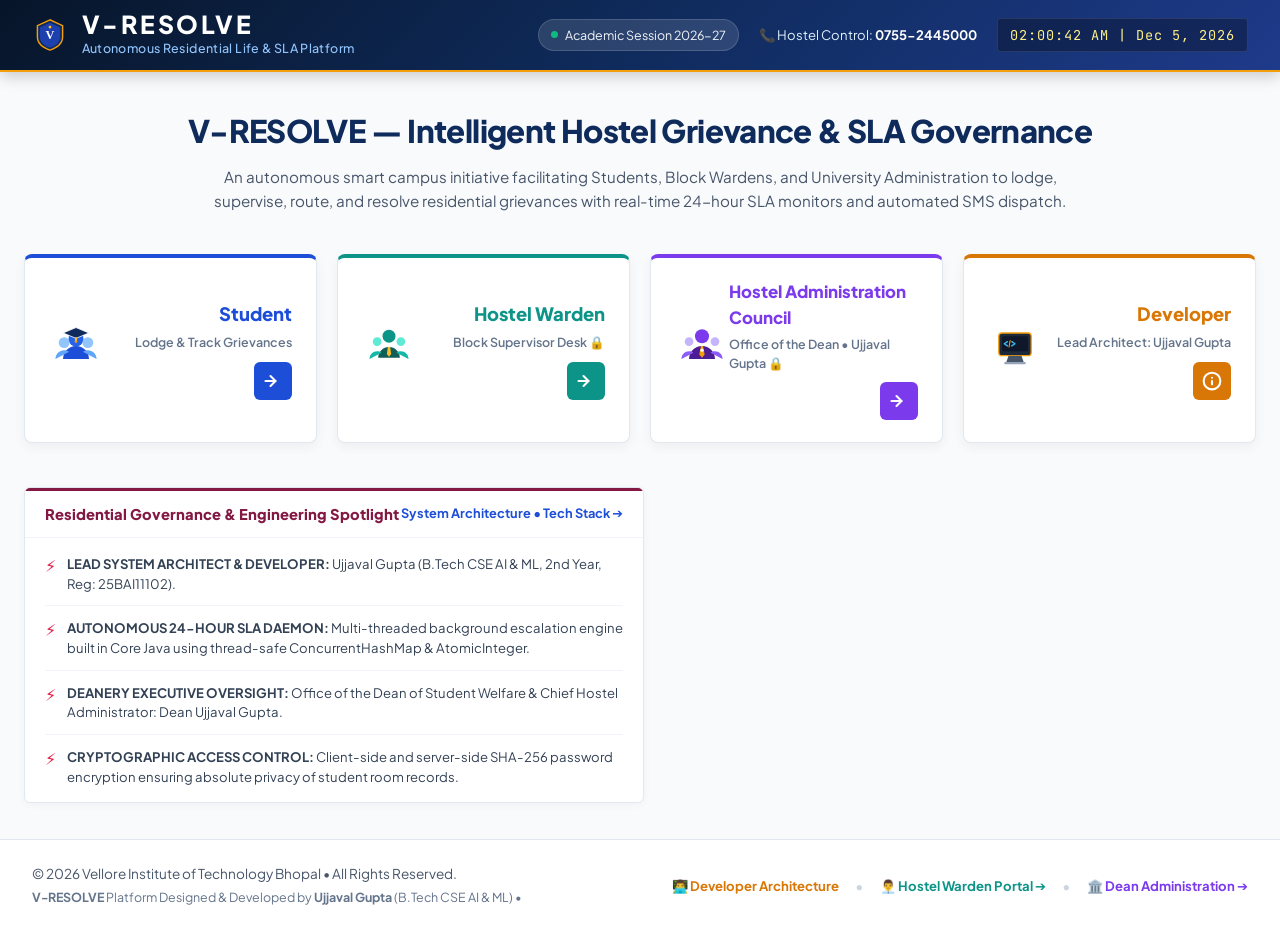
<file: htdocs/index.html>
<!DOCTYPE html>
<html lang="en">
<head>
  <meta charset="UTF-8">
  <meta name="viewport" content="width=device-width, initial-scale=1.0">
  
  <!-- Primary Meta Tags & SEO -->
  <title>V-RESOLVE | Smart Hostel Grievance Redressal &amp; SLA Management Ecosystem | VIT Bhopal</title>
  <meta name="title" content="V-RESOLVE | Smart Hostel Grievance Redressal &amp; SLA Management Ecosystem | VIT Bhopal">
  <meta name="description" content="Official V-RESOLVE portal for VIT Bhopal University hostel residents. Lodge maintenance work orders, track grievance redressal with automated 24-hour SLA auto-escalation, and receive instantaneous real telco SMS alerts.">
  <meta name="keywords" content="V-RESOLVE, VIT Bhopal, Hostel Grievance Redressal, SLA Management, Student Welfare, Hostel Warden Desk, Maintenance Portal, Telco SMS Gateway, Ujjaval Gupta, Residential Life">
  <meta name="author" content="Ujjaval Gupta">
  <meta name="robots" content="index, follow, max-image-preview:large, max-snippet:-1, max-video-preview:-1">
  <link rel="canonical" href="https://v-resolve.kesug.com/">
  
  <!-- Mobile & Platform Theme Settings -->
  <meta name="theme-color" content="#0f2b5c" media="(prefers-color-scheme: light)">
  <meta name="theme-color" content="#071739" media="(prefers-color-scheme: dark)">
  <meta name="color-scheme" content="light dark">
  <meta name="application-name" content="V-RESOLVE">
  <meta name="apple-mobile-web-app-capable" content="yes">
  <meta name="apple-mobile-web-app-status-bar-style" content="black-translucent">
  <meta name="apple-mobile-web-app-title" content="V-RESOLVE">
  <meta name="mobile-web-app-capable" content="yes">
  <meta name="msapplication-TileColor" content="#0f2b5c">
  <meta name="msapplication-TileImage" content="/mstile-150x150.png">
  <meta name="msapplication-config" content="/browserconfig.xml">

  <!-- Multi-Device Favicons & Touch Icons -->
  <link rel="icon" type="image/svg+xml" href="/favicon.svg">
  <link rel="icon" type="image/png" sizes="48x48" href="/favicon-48x48.png">
  <link rel="icon" type="image/png" sizes="32x32" href="/favicon-32x32.png">
  <link rel="icon" type="image/png" sizes="16x16" href="/favicon-16x16.png">
  <link rel="shortcut icon" href="/favicon.ico">
  <link rel="apple-touch-icon" sizes="180x180" href="/apple-touch-icon.png">
  <link rel="apple-touch-icon-precomposed" href="/apple-touch-icon-precomposed.png">
  <link rel="mask-icon" href="/safari-pinned-tab.svg" color="#0f2b5c">
  <link rel="manifest" href="/site.webmanifest">

  <!-- Open Graph / Facebook / WhatsApp / LinkedIn -->
  <meta property="og:type" content="website">
  <meta property="og:url" content="https://v-resolve.kesug.com/">
  <meta property="og:site_name" content="V-RESOLVE">
  <meta property="og:title" content="V-RESOLVE | Smart Hostel Grievance Redressal &amp; SLA Management">
  <meta property="og:description" content="Official V-RESOLVE portal for VIT Bhopal University hostel residents. Lodge maintenance work orders, track grievance redressal with automated 24-hour SLA auto-escalation, and receive instantaneous real telco SMS alerts.">
  <meta property="og:image" content="https://v-resolve.kesug.com/og-image.png">
  <meta property="og:image:secure_url" content="https://v-resolve.kesug.com/og-image.png">
  <meta property="og:image:type" content="image/png">
  <meta property="og:image:width" content="1200">
  <meta property="og:image:height" content="630">
  <meta property="og:image:alt" content="V-RESOLVE - Autonomous Hostel Grievance &amp; SLA Governance Ecosystem">
  <meta property="og:locale" content="en_US">

  <!-- Twitter / X Card -->
  <meta name="twitter:card" content="summary_large_image">
  <meta name="twitter:url" content="https://v-resolve.kesug.com/">
  <meta name="twitter:title" content="V-RESOLVE | Smart Hostel Grievance Redressal &amp; SLA Management">
  <meta name="twitter:description" content="Autonomous smart campus initiative facilitating grievance lodging, real-time 24-hour SLA tracking, and automated Telco SMS alerts for VIT Bhopal University residential life.">
  <meta name="twitter:image" content="https://v-resolve.kesug.com/og-image.png">
  <meta name="twitter:image:alt" content="V-RESOLVE Platform Banner">

  <!-- JSON-LD Structured Data (Schema.org) -->
  <script type="application/ld+json">
  {
    "@context": "https://schema.org",
    "@graph": [
      {
        "@type": "WebSite",
        "@id": "https://v-resolve.kesug.com/#website",
        "url": "https://v-resolve.kesug.com/",
        "name": "V-RESOLVE",
        "description": "Smart Hostel Grievance Redressal & SLA Management Ecosystem",
        "inLanguage": "en-US"
      },
      {
        "@type": "WebApplication",
        "@id": "https://v-resolve.kesug.com/#app",
        "name": "V-RESOLVE",
        "url": "https://v-resolve.kesug.com/",
        "applicationCategory": "EducationalApplication",
        "operatingSystem": "All",
        "browserRequirements": "Requires JavaScript. Requires HTML5.",
        "description": "Autonomous smart campus residential life platform facilitating grievance redressal, real-time 24-hour SLA governance, and automated Telco SMS dispatch for hostel residents.",
        "featureList": [
          "Student Hostel Grievance Lodging",
          "Isolated Grievance Redressal Tracking",
          "Autonomous 24-Hour SLA Auto-Escalation Daemon",
          "Real-Time Telco SMS Gateway Alerts",
          "Hostel Warden Supervisor Desk",
          "Deanery Administrative Council Oversight",
          "Printable Official Grievance Docket Generation"
        ],
        "author": {
          "@type": "Person",
          "name": "Ujjaval Gupta",
          "jobTitle": "Lead System Architect & Chief Administrator",
          "affiliation": {
            "@type": "EducationalOrganization",
            "name": "Vellore Institute of Technology Bhopal"
          }
        }
      },
      {
        "@type": "EducationalOrganization",
        "@id": "https://v-resolve.kesug.com/#organization",
        "name": "Vellore Institute of Technology Bhopal",
        "alternateName": "VIT Bhopal University",
        "url": "https://vitbhopal.ac.in",
        "logo": "https://v-resolve.kesug.com/android-chrome-512x512.png",
        "department": {
          "@type": "Organization",
          "name": "Hostel & Residential Life Management"
        }
      }
    ]
  }
  </script>

  <!-- Typography & Stylesheets -->
  <link rel="stylesheet" href="style.css?v=20260927_05">
  <link rel="preconnect" href="https://fonts.googleapis.com">
  <link rel="preconnect" href="https://fonts.gstatic.com" crossorigin>
  <link href="https://fonts.googleapis.com/css2?family=Plus+Jakarta+Sans:wght@400;500;600;700;800&family=JetBrains+Mono:wght@400;500;600&display=swap" rel="stylesheet">
</head>
<body>

  <!-- ========================================================================
       TOP V-RESOLVE EXECUTIVE BRAND BAR (BESPOKE INSTITUTIONAL DESIGN)
       ======================================================================== -->
  <header class="vtop-top-navbar">
    <div class="vtop-nav-inner">
      <div class="vtop-logo-area" onclick="navigateToHome()" style="cursor: pointer;" title="V-RESOLVE Portal Home">
        <!-- CUSTOM UNIVERSITY SHIELD CREST -->
        <div class="brand-crest-shield" role="img" aria-label="V-RESOLVE Official University Shield Crest">
          <svg width="36" height="36" viewBox="0 0 100 100" fill="none" aria-hidden="true">
            <path d="M50 8L15 24v32c0 26 35 36 35 36s35-10 35-36V24L50 8z" fill="#0f2b5c" stroke="#f59e0b" stroke-width="4"/>
            <path d="M50 16L22 29v27c0 21 28 29 28 29s28-8 28-29V29L50 16z" fill="#1e40af"/>
            <text x="50" y="62" font-family="'Times New Roman', serif" font-size="34" font-weight="900" fill="#ffffff" text-anchor="middle">V</text>
            <circle cx="50" cy="28" r="4" fill="#fbbf24"/>
          </svg>
        </div>
        <div class="brand-text-block">
          <div class="vtop-vit-text">V-RESOLVE</div>
          <div class="vtop-campus-text">Autonomous Residential Life & SLA Platform</div>
        </div>
      </div>

      <div class="vtop-nav-actions">
        <!-- Session badge -->
        <div class="vtop-session-pill">
          <span class="vtop-badge-dot"></span>
          <span>Academic Session 2026-27</span>
        </div>

        <div class="vtop-helpline">
          <span>📞 Hostel Control: <strong>0755-2445000</strong></span>
        </div>

        <!-- Active User Chip (Dean / Warden) -->
        <div id="authHeaderChip" class="auth-control-chip hidden">
          <div id="authStatusBadge" class="auth-status-tag">
            <span class="auth-role-icon" id="authRoleIcon">🏛️</span>
            <span id="authStatusText">Dean Ujjaval Gupta</span>
          </div>
          <button id="btnHeaderLogout" class="btn btn-sm btn-auth logout-mode" onclick="handleStaffLogout()">
            <span>🚪 Logout</span>
          </button>
        </div>

        <!-- QUICK REAL SMS GATEWAY MODAL LAUNCHER -->

        <div class="vtop-digital-clock" id="systemClock">--:--:--</div>
      </div>
    </div>
  </header>

  <!-- SMS NOTIFICATION PUSH BANNER (REAL-TIME SMARTPHONE SIMULATOR) -->
  <div id="smsNotificationBanner" class="sms-banner hidden">
    <div class="sms-banner-card">
      <div class="sms-banner-icon">💬</div>
      <div class="sms-banner-content">
        <div class="sms-banner-header">
          <span class="sms-tag">OFFICIAL TELCO SMS GATEWAY DISPATCH</span>
          <span class="sms-time" id="smsTimeDisplay">Just now</span>
        </div>
        <p class="sms-recipient" id="smsRecipientDisplay">To: +91-XXXXXXXXXX</p>
        <p class="sms-body" id="smsBodyDisplay">SMS Text message will appear here...</p>
      </div>
      <button class="sms-close" onclick="closeSmsBanner()" title="Dismiss">&times;</button>
    </div>
  </div>

  <!-- MAIN VIEWPORT CONTAINER -->
  <main class="vtop-main-wrapper">
    
    <!-- ======================================================================
         SECTION 0: 4-PORTAL SELECTION LANDING PAGE (ORIGINAL & CUSTOMIZED)
         Card 1: Student (Open)
         Card 2: Employee (Warden Desk - Password Protected)
         Card 3: Parent (Administration / Dean Ujjaval Gupta - Password Protected)
         Card 4: Alumni (Developer & System Architect: Ujjaval Gupta)
         ====================================================================== -->
    <section id="portalSelectionHome" class="vtop-landing-view">
      
      <!-- HERO MOTTO & SUBTITLE -->
      <div class="vtop-hero-heading">
        <h1 class="vtop-main-title">V-RESOLVE &mdash; Intelligent Hostel Grievance & SLA Governance</h1>
        <p class="vtop-main-subtitle">
          An autonomous smart campus initiative facilitating Students, Block Wardens, and University Administration to lodge, supervise, route, and resolve residential grievances with real-time 24-hour SLA monitors and automated SMS dispatch.
        </p>
      </div>

      <!-- 4 DISTINCT BESPOKE PORTAL CARDS -->
      <div class="vtop-cards-container">
        
        <!-- CARD 1: STUDENT (ROYAL BLUE) -->
        <div class="vtop-card student-border" onclick="openStudentPortal()" title="Enter Student Grievance Portal">
          <div class="vtop-card-left">
            <svg class="vtop-card-svg" viewBox="0 0 100 100" fill="none">
              <circle cx="50" cy="35" r="14" fill="#2563eb" />
              <path d="M26 72c0-13.255 10.745-24 24-24s24 10.745 24 24" fill="#1d4ed8" />
              <circle cx="28" cy="42" r="10" fill="#93c5fd" />
              <path d="M12 72c0-8.837 7.163-16 16-16 3.5 0 6.7 1.1 9.4 3" fill="#60a5fa" />
              <circle cx="72" cy="42" r="10" fill="#93c5fd" />
              <path d="M62.6 59c2.7-1.9 5.9-3 9.4-3 8.837 0 16 7.163 16 16" fill="#60a5fa" />
              <polygon points="50,14 74,24 50,34 26,24" fill="#0f2b5c" stroke="#ffffff" stroke-width="1.5" />
              <rect x="48" y="32" width="4" height="7" fill="#fbbf24" />
              <circle cx="50" cy="40" r="2.5" fill="#f59e0b" />
            </svg>
          </div>
          <div class="vtop-card-right">
            <div class="vtop-card-title text-blue">Student</div>
            <div class="vtop-card-desc">Lodge & Track Grievances</div>
            <button class="vtop-action-btn bg-blue" aria-label="Enter Student Portal">
              <svg width="20" height="20" viewBox="0 0 24 24" fill="none" stroke="#ffffff" stroke-width="2.5" stroke-linecap="round" stroke-linejoin="round">
                <path d="M9 18l6-6-6-6"/>
                <path d="M15 12H3"/>
              </svg>
            </button>
          </div>
        </div>

        <!-- CARD 2: EMPLOYEE -> HOSTEL WARDEN DESK (EMERALD TEAL) -->
        <div class="vtop-card warden-border" onclick="openWardenPortalLogin()" title="Employee Access: Hostel Warden Desk">
          <div class="vtop-card-left">
            <svg class="vtop-card-svg" viewBox="0 0 100 100" fill="none">
              <!-- Supervisor / Staff Badge Illustration -->
              <circle cx="50" cy="30" r="12" fill="#0d9488" />
              <path d="M30 70c0-11.046 8.954-20 20-20s20 8.954 20 20" fill="#115e59" />
              <polygon points="48,50 52,50 54,63 50,68 46,63" fill="#fbbf24" />
              <circle cx="28" cy="40" r="8" fill="#5eead4" />
              <path d="M14 72c0-7.732 6.268-14 14-14 3 0 5.8.95 8.1 2.6" fill="#14b8a6" />
              <circle cx="72" cy="40" r="8" fill="#5eead4" />
              <path d="M63.9 60.6c2.3-1.65 5.1-2.6 8.1-2.6 7.732 0 14 6.268 14 14" fill="#14b8a6" />
            </svg>
          </div>
          <div class="vtop-card-right">
            <div class="vtop-card-title text-teal">Hostel Warden</div>
            <div class="vtop-card-desc">Block Supervisor Desk 🔒</div>
            <button class="vtop-action-btn bg-teal" aria-label="Enter Warden Portal">
              <svg width="20" height="20" viewBox="0 0 24 24" fill="none" stroke="#ffffff" stroke-width="2.5" stroke-linecap="round" stroke-linejoin="round">
                <path d="M9 18l6-6-6-6"/>
                <path d="M15 12H3"/>
              </svg>
            </button>
          </div>
        </div>

        <!-- CARD 3: HOSTEL ADMINISTRATION COUNCIL (ROYAL VIOLET) -->
        <div class="vtop-card admin-border" onclick="openAdminPortalLogin()" title="Hostel Administration Council: Dean Ujjaval Gupta">
          <div class="vtop-card-left">
            <svg class="vtop-card-svg" viewBox="0 0 100 100" fill="none">
              <!-- Executive Deanery Emblem -->
              <circle cx="50" cy="30" r="13" fill="#7c3aed" />
              <path d="M26 72c0-13.255 10.745-24 24-24s24 10.745 24 24" fill="#4c1d95" />
              <!-- Executive Sash / Seal -->
              <polygon points="48,48 52,48 55,64 50,70 45,64" fill="#f59e0b" />
              <circle cx="50" cy="56" r="3" fill="#ffffff" />
              <circle cx="26" cy="40" r="8" fill="#c4b5fd" />
              <path d="M12 72c0-7.732 6.268-14 14-14 3 0 5.8.95 8.1 2.6" fill="#8b5cf6" />
              <circle cx="74" cy="40" r="8" fill="#c4b5fd" />
              <path d="M65.9 60.6c2.3-1.65 5.1-2.6 8.1-2.6 7.732 0 14 6.268 14 14" fill="#8b5cf6" />
            </svg>
          </div>
          <div class="vtop-card-right">
            <div class="vtop-card-title text-violet" style="font-size: 1.05rem;">Hostel Administration Council</div>
            <div class="vtop-card-desc">Office of the Dean &bull; Ujjaval Gupta 🔒</div>
            <button class="vtop-action-btn bg-violet" aria-label="Enter Dean Administration Portal">
              <svg width="20" height="20" viewBox="0 0 24 24" fill="none" stroke="#ffffff" stroke-width="2.5" stroke-linecap="round" stroke-linejoin="round">
                <path d="M9 18l6-6-6-6"/>
                <path d="M15 12H3"/>
              </svg>
            </button>
          </div>
        </div>

        <!-- CARD 4: DEVELOPER (AMBER GOLD) -->
        <div class="vtop-card dev-border" onclick="openDeveloperModal()" title="System Architect: Ujjaval Gupta">
          <div class="vtop-card-left">
            <svg class="vtop-card-svg" viewBox="0 0 100 100" fill="none">
              <!-- Software Engineer / Tech Architect -->
              <rect x="20" y="24" width="60" height="42" rx="6" fill="#1e293b" stroke="#f59e0b" stroke-width="2.5" />
              <rect x="26" y="30" width="48" height="28" rx="3" fill="#0f172a" />
              <polyline points="36,40 30,44 36,48" stroke="#38bdf8" stroke-width="2.5" stroke-linecap="round" stroke-linejoin="round" />
              <polyline points="44,40 50,44 44,48" stroke="#38bdf8" stroke-width="2.5" stroke-linecap="round" stroke-linejoin="round" />
              <line x1="39" y1="50" x2="41" y2="38" stroke="#f59e0b" stroke-width="2" stroke-linecap="round" />
              <path d="M38 66l-4 12h32l-4-12" fill="#475569" />
              <rect x="30" y="78" width="40" height="4" rx="2" fill="#94a3b8" />
            </svg>
          </div>
          <div class="vtop-card-right">
            <div class="vtop-card-title text-gold">Developer</div>
            <div class="vtop-card-desc">Lead Architect: Ujjaval Gupta</div>
            <button class="vtop-action-btn bg-gold" aria-label="View Developer Profile">
              <svg width="20" height="20" viewBox="0 0 24 24" fill="none" stroke="#ffffff" stroke-width="2.5" stroke-linecap="round" stroke-linejoin="round">
                <circle cx="12" cy="12" r="10"/>
                <line x1="12" y1="16" x2="12" y2="12"/>
                <line x1="12" y1="8" x2="12.01" y2="8"/>
              </svg>
            </button>
          </div>
        </div>

      </div>

      <!-- SPOTLIGHT / BULLETIN BOX (ORIGINAL RESIDENTIAL GOVERNANCE) -->
      <div class="vtop-spotlight-wrapper">
        <div class="vtop-spotlight-box">
          <div class="vtop-spotlight-header">
            <span class="spotlight-title">Residential Governance & Engineering Spotlight</span>
            <a href="javascript:void(0)" onclick="openDeveloperModal()" class="spotlight-more">System Architecture &bull; Tech Stack ➔</a>
          </div>
          <div class="vtop-spotlight-content">
            <div class="spotlight-item">
              <span class="spotlight-lightning">⚡</span>
              <span class="spotlight-text"><strong>LEAD SYSTEM ARCHITECT & DEVELOPER:</strong> Ujjaval Gupta (B.Tech CSE AI & ML, 2nd Year, Reg: 25BAI11102).</span>
            </div>
            <div class="spotlight-divider"></div>
            <div class="spotlight-item">
              <span class="spotlight-lightning">⚡</span>
              <span class="spotlight-text"><strong>AUTONOMOUS 24-HOUR SLA DAEMON:</strong> Multi-threaded background escalation engine built in Core Java using thread-safe ConcurrentHashMap & AtomicInteger.</span>
            </div>
           
            <div class="spotlight-divider"></div>
            <div class="spotlight-item">
              <span class="spotlight-lightning">⚡</span>
              <span class="spotlight-text"><strong>DEANERY EXECUTIVE OVERSIGHT:</strong> Office of the Dean of Student Welfare & Chief Hostel Administrator: Dean Ujjaval Gupta.</span>
            </div>
            <div class="spotlight-divider"></div>
            <div class="spotlight-item">
              <span class="spotlight-lightning">⚡</span>
              <span class="spotlight-text"><strong>CRYPTOGRAPHIC ACCESS CONTROL:</strong> Client-side and server-side SHA-256 password encryption ensuring absolute privacy of student room records.</span>
            </div>
          </div>
        </div>
      </div>

    </section>

    <!-- ======================================================================
         SECTION 1: STUDENT RESIDENT PORTAL (OPEN ACCESS)
         ====================================================================== -->
    <section id="studentSection" class="portal-view hidden">
      <div class="portal-nav-bar">
        <div class="view-title-group">
          <div style="font-size: 0.8rem; font-weight: 700; color: #1d4ed8; text-transform: uppercase; letter-spacing: 0.05em;">
            STUDENT SERVICES &bull; RESIDENTIAL WELFARE
          </div>
          <h2 style="color: #0f2b5c; font-size: 1.6rem; margin: 0.2rem 0;">Student Grievance Redressal Portal</h2>
          <p style="color: #64748b; font-size: 0.9rem; margin: 0;">Lodge maintenance work orders with automated SMS alerts and track personal grievance resolution.</p>
        </div>
        <button class="btn btn-ghost" onclick="navigateToHome()" style="border: 1px solid #cbd5e1; background: #fff;">
          <span>← Back to V-RESOLVE Home</span>
        </button>
      </div>

      <!-- STUDENT PORTAL TABS -->
      <div class="student-tabs-wrapper" style="margin-bottom: 1.5rem;">
        <div style="display: flex; gap: 0.5rem; border-bottom: 2px solid #e2e8f0; padding-bottom: 0.5rem;">
          <button id="sTabLodgeBtn" class="btn btn-sm" onclick="switchStudentTab('lodge')" style="background: #1d4ed8; color: #fff; font-weight: 600; padding: 0.5rem 1.25rem; border-radius: 6px; border: none; cursor: pointer;">
            📝 Lodge Grievance
          </button>
          <button id="sTabTrackBtn" class="btn btn-sm" onclick="switchStudentTab('track')" style="background: #f1f5f9; color: #334155; font-weight: 600; padding: 0.5rem 1.25rem; border-radius: 6px; border: 1px solid #cbd5e1; cursor: pointer;">
            🔍 Track My Grievance (Isolated Search)
          </button>
        </div>
      </div>

      <!-- SUB-TAB 1: LODGE GRIEVANCE FORM -->
      <div id="studentLodgeTab">
        <div class="portal-grid-2col">
          
          <!-- FORM CONTAINER -->
          <div class="card" style="background: #ffffff; border: 1px solid #e2e8f0; border-radius: 10px; padding: 2rem; box-shadow: 0 2px 8px rgba(0,0,0,0.05);">
            <div style="margin-bottom: 1.5rem; border-bottom: 1px solid #f1f5f9; padding-bottom: 1rem;">
              <h3 style="color: #0f2b5c; font-size: 1.25rem; margin-bottom: 0.25rem;">Lodge Hostel Maintenance Request</h3>
              <p style="color: #64748b; font-size: 0.85rem;">All fields are synchronized with the central hostel maintenance database.</p>
            </div>

            <form id="lodgeGrievanceForm" onsubmit="event.preventDefault(); submitStudentComplaint();">
              <div class="form-row">
                <div class="form-group">
                  <label class="form-label">Full Name <span class="required">*</span></label>
                  <input type="text" id="lodgeName" class="form-input" placeholder="e.g. Ujjaval Gupta" required>
                </div>
                <div class="form-group">
                  <label class="form-label">Student Roll Number / Registration No. <span class="required">*</span></label>
                  <input type="text" id="lodgeStudentId" class="form-input" placeholder="e.g. 25BAI11102" required>
                </div>
              </div>

              <div class="form-row">
                <div class="form-group">
                  <label class="form-label">Hostel Room Number <span class="required">*</span></label>
                  <input type="text" id="lodgeRoom" class="form-input" placeholder="e.g. B-013, A-204, C-302" required oninput="autoDetectBlock(this.value)">
                  <span id="blockDetectHint" style="font-size: 0.75rem; color: #1d4ed8; display: block; margin-top: 0.25rem;"></span>
                </div>
                <div class="form-group">
                  <label class="form-label">Student Contact Number (for SMS Alerts) <span class="required">*</span></label>
                  <input type="tel" id="lodgeContact" class="form-input" placeholder="e.g. 9876543210" required>
                </div>
              </div>

              <div class="form-group">
                <label class="form-label">Grievance Category <span class="required">*</span></label>
                <select id="lodgeCategory" class="form-select" required>
                  <option value="" disabled selected>-- Select Grievance Category --</option>
                  <option value="ELECTRICAL">Electrical (Lights, Fans, Power Sockets, Switches)</option>
                  <option value="WATER">Water Supply (Tap Leakage, Low Pressure, Geyser)</option>
                  <option value="HYGIENE">Hygiene & Housekeeping (Room Cleaning, Washrooms)</option>
                  <option value="FURNITURE">Carpentry / Furniture (Study Table, Chair, Wardrobe)</option>
                  <option value="FIRE_SAFETY">Fire Safety (Smoke Detector, Extinguisher, Alarm)</option>
                  <option value="WIFI_LAN">Wi-Fi & Network Connectivity (Access Point, LAN)</option>
                  <option value="MESS_FOOD">Mess / Food Services (Dining Hall Quality, Hygiene)</option>
                </select>
              </div>

              <div class="form-group">
                <label class="form-label">Detailed Description of Issue <span class="required">*</span></label>
                <textarea id="lodgeDescription" class="form-textarea" rows="3" placeholder="Please describe the exact issue and location inside the room..." required></textarea>
              </div>

              <div style="background: #eff6ff; border: 1px solid #bfdbfe; border-radius: 6px; padding: 0.85rem; margin-bottom: 1.5rem; font-size: 0.82rem; color: #1d4ed8;">
                📱 <strong>Real-Time SMS Alert:</strong> Upon submission, an instant SMS notification will be dispatched to your registered mobile number with your Ticket ID and 24-hour SLA commitment.
              </div>

              <button type="submit" id="btnSubmitStudentGrievance" class="btn btn-primary btn-block" style="background: #1d4ed8; padding: 0.85rem; font-size: 1rem; font-weight: 600; cursor: pointer;">
                <span>Submit Grievance & Dispatch SMS Alert</span>
                <span>➔</span>
              </button>
            </form>

            <!-- REAL-TIME SUBMISSION CONFIRMATION CARD (MOBILE & DESKTOP) -->
            <div id="lodgeSuccessCard" class="hidden" style="background: #ecfdf5; border: 2px solid #10b981; border-radius: 8px; padding: 1.5rem; margin-top: 1.5rem; text-align: center;">
              <div style="font-size: 2.2rem; margin-bottom: 0.35rem;">🎉 ✅</div>
              <h3 style="color: #065f46; font-size: 1.25rem; margin-bottom: 0.25rem;">Grievance Successfully Registered!</h3>
              <p style="color: #047857; font-size: 0.9rem; margin-bottom: 0.75rem;">
                Your ticket reference ID is <strong id="successTicketId" style="font-family: monospace; font-size: 1.15rem; background: #fff; padding: 0.2rem 0.5rem; border-radius: 4px; border: 1px solid #a7f3d0; color: #065f46;">CMP1001</strong>.
              </p>
              <p id="successWardenText" style="font-size: 0.85rem; color: #047857; margin-bottom: 1.25rem;">
                Assigned to Block Supervisor under 24-Hour SLA. SMS dispatched to your phone.
              </p>
              <div style="display: flex; gap: 0.75rem; justify-content: center; flex-wrap: wrap;">
                <button type="button" onclick="goToTrackMyGrievance()" class="btn btn-primary" style="background: #1d4ed8; padding: 0.65rem 1.25rem; font-weight: 700; border-radius: 6px; cursor: pointer;">
                  🔍 View Status in Track Tab ➔
                </button>
                <button type="button" onclick="generateDocketModal(state.lastSubmittedId)" class="btn" style="background: #ffffff; color: #1e3a8a; border: 1px solid #93c5fd; padding: 0.65rem 1.25rem; font-weight: 700; border-radius: 6px; cursor: pointer;">
                  📄 View Official Docket (PDF)
                </button>
                <button type="button" onclick="lodgeAnotherComplaint()" class="btn btn-ghost" style="border: 1px solid #cbd5e1; background: #f8fafc; padding: 0.65rem 1rem; border-radius: 6px; cursor: pointer;">
                  + Lodge Another Request
                </button>
              </div>
            </div>
          </div>

          <!-- SIDEBAR: CIRCULARS & NOTICES -->
          <div class="sidebar-cards">
            <!-- NOTICES -->
            <div class="card" style="background: #ffffff; border: 1px solid #e2e8f0; border-radius: 10px; padding: 1.5rem; box-shadow: 0 2px 8px rgba(0,0,0,0.05); margin-bottom: 1.5rem;">
              <h4 style="color: #0f2b5c; font-size: 1.05rem; margin-bottom: 0.75rem; display: flex; align-items: center; gap: 0.5rem;">
                <span>📢</span> Hostel Circulars & Advisories
              </h4>
              <ul style="list-style: none; padding: 0; font-size: 0.85rem; color: #475569; display: flex; flex-direction: column; gap: 0.75rem;">
                <li style="border-left: 3px solid #1d4ed8; padding-left: 0.6rem;">
                  <strong>Scheduled Water Tank Cleaning:</strong> Block A & Block B overhead tanks scheduled for routine sanitization on Sunday, 8:00 AM - 12:00 PM.
                </li>
                <li style="border-left: 3px solid #0d9488; padding-left: 0.6rem;">
                  <strong>High-Speed Wi-Fi Upgrade:</strong> Dual-band 5GHz access points operational in all residential blocks. Report connectivity tickets under Wi-Fi category.
                </li>
                <li style="border-left: 3px solid #dc2626; padding-left: 0.6rem;">
                  <strong>Fire Safety & Emergency:</strong> Fire alarm testing on 1st of every month. Smoke detectors must not be covered or tampered with.
                </li>
              </ul>
            </div>

            <!-- 24H SLA INFO -->
            <div class="card" style="background: #fffbeb; border: 1px solid #fde68a; border-radius: 10px; padding: 1.5rem;">
              <h4 style="color: #92400e; font-size: 1.05rem; margin-bottom: 0.5rem; display: flex; align-items: center; gap: 0.5rem;">
                <span>⏱️</span> 24-Hour SLA Commitment
              </h4>
              <p style="font-size: 0.82rem; color: #78350f; line-height: 1.5; margin: 0;">
                Under university guidelines established by Dean Ujjaval Gupta, all grievances are bound by an autonomous 24-Hour SLA. Emergency tickets trigger background escalation monitors directly to the Deanery.
              </p>
            </div>
          </div>

        </div>
      </div>

      <!-- SUB-TAB 2: TRACK MY GRIEVANCE (ISOLATED STUDENT TRACKING) -->
      <div id="studentTrackTab" class="hidden">
        <div class="card" style="background: #ffffff; border: 1px solid #e2e8f0; border-radius: 10px; padding: 2rem; box-shadow: 0 2px 8px rgba(0,0,0,0.05); margin-bottom: 1.5rem;">
          <div style="max-width: 680px; margin: 0 auto; text-align: center;">
            <h3 style="color: #0f2b5c; font-size: 1.35rem; margin-bottom: 0.35rem;">Track Your Hostel Grievances</h3>
            <p style="color: #64748b; font-size: 0.88rem; margin-bottom: 1.5rem;">
              To protect student privacy, enter your <strong>Registration / Roll Number</strong> or <strong>Ticket Reference ID</strong> to view the live status of your complaints.
            </p>
            
            <form onsubmit="event.preventDefault(); executeStudentTrackSearch();" style="display: flex; gap: 0.5rem; flex-wrap: wrap;">
              <input type="text" id="studentSearchInput" class="form-input" placeholder="e.g. 25BAI11102, Room No, or CMP1001" style="flex: 1; min-width: 200px; padding: 0.75rem;" autocomplete="off">
              <button type="submit" class="btn btn-primary" style="background: #1d4ed8; padding: 0.75rem 1.5rem; font-weight: 600; cursor: pointer;">
                🔍 Search Status
              </button>
            </form>
          </div>
        </div>

        <!-- TRACK RESULTS CONTAINER -->
        <div id="studentTrackList">
          <div style="text-align: center; padding: 3rem 1rem; color: #64748b; background: #fff; border-radius: 10px; border: 1px dashed #cbd5e1;">
            <p style="font-size: 2.2rem; margin-bottom: 0.5rem;">🔍</p>
            <p style="font-size: 0.95rem;">Enter your <strong>Student Roll Number</strong> or <strong>Ticket ID</strong> above to inspect resolution progress.</p>
          </div>
        </div>
      </div>

    </section>

    <!-- ======================================================================
         SECTION 2: HOSTEL WARDEN DESK (EMPLOYEE PORTAL)
         ====================================================================== -->
    <section id="wardenSection" class="portal-view hidden">
      <div class="portal-nav-bar">
        <div class="view-title-group">
          <div style="font-size: 0.8rem; font-weight: 700; color: #0d9488; text-transform: uppercase; letter-spacing: 0.05em;">
            EMPLOYEE WORKSPACE &bull; HOSTEL SUPERVISION
          </div>
          <h2 style="color: #0f2b5c; font-size: 1.6rem; margin: 0.2rem 0;" id="wardenSectionHeading">Hostel Warden Desk</h2>
          <p style="color: #64748b; font-size: 0.9rem; margin: 0;" id="wardenSectionScope">Block Queue & Maintenance Dispatch</p>
        </div>
        <div style="display: flex; gap: 0.5rem; align-items: center; flex-wrap: wrap;">
          <button class="btn btn-sm" onclick="if(window.openSmsGatewayModal) openSmsGatewayModal(); else { var m = document.getElementById('smsGatewayModal'); if(m){ m.classList.remove('hidden'); m.style.display='flex'; } }" style="border: 1px solid #0284c7; background: #f0f9ff; color: #0284c7; font-weight: 600; cursor: pointer; display: flex; align-items: center; gap: 0.35rem;" title="Configure & Test Real SMS Delivery">
            <span>📱</span> <span>SMS Gateway</span>
          </button>
          <button class="btn btn-sm btn-ghost" onclick="refreshWardenQueue()" style="border: 1px solid #cbd5e1; background: #fff; cursor: pointer;">
            🔄 Refresh Queue
          </button>
          <button class="btn btn-ghost" onclick="navigateToHome()" style="border: 1px solid #cbd5e1; background: #fff;">
            <span>← Back to V-RESOLVE Home</span>
          </button>
        </div>
      </div>

      <!-- FILTER AND SEARCH BAR -->
      <div style="background: #ffffff; border: 1px solid #e2e8f0; border-radius: 8px; padding: 1rem 1.25rem; margin-bottom: 1.5rem; display: flex; justify-content: space-between; align-items: center; flex-wrap: wrap; gap: 1rem;">
        <div style="display: flex; gap: 0.5rem; align-items: center;">
          <span style="font-size: 0.85rem; font-weight: 600; color: #475569;">Filter Status:</span>
          <button class="btn btn-sm" id="mwfBtnAll" onclick="setMainWardenFilter('ALL')" style="background: #0d9488; color: #fff; padding: 0.35rem 0.75rem; border-radius: 4px; border: none; cursor: pointer;">All</button>
          <button class="btn btn-sm" id="mwfBtnActive" onclick="setMainWardenFilter('ACTIVE')" style="background: #f1f5f9; color: #334155; padding: 0.35rem 0.75rem; border-radius: 4px; border: 1px solid #cbd5e1; cursor: pointer;">Active / Pending</button>
          <button class="btn btn-sm" id="mwfBtnResolved" onclick="setMainWardenFilter('RESOLVED')" style="background: #f1f5f9; color: #334155; padding: 0.35rem 0.75rem; border-radius: 4px; border: 1px solid #cbd5e1; cursor: pointer;">Resolved</button>
        </div>
        <div style="font-size: 0.85rem; color: #64748b;" id="mainWardenCountText">
          Loading work orders...
        </div>
      </div>

      <!-- TICKETS LIST -->
      <div id="mainWardenTicketsContainer" style="display: flex; flex-direction: column; gap: 1rem;"></div>
    </section>

    <!-- ======================================================================
         SECTION 3: DEANERY ADMINISTRATION (PARENT PORTAL - DEAN UJJAVAL GUPTA)
         ====================================================================== -->
    <section id="adminSection" class="portal-view hidden">
      
      <!-- DEANERY EXECUTIVE BANNER -->
      <div style="background: #ffffff; border: 1px solid #e2e8f0; border-radius: 10px; padding: 1.5rem 2rem; margin-bottom: 1.5rem; display: flex; justify-content: space-between; align-items: center; flex-wrap: wrap; gap: 1rem; box-shadow: 0 2px 8px rgba(0,0,0,0.05); border-left: 6px solid #7c3aed;">
        <div>
          <div style="display: flex; align-items: center; gap: 0.5rem; font-size: 0.75rem; font-weight: 700; color: #7c3aed; text-transform: uppercase; letter-spacing: 0.05em; margin-bottom: 0.25rem;">
            <span>🏛️</span> OFFICE OF THE DEAN OF STUDENT WELFARE & CHIEF ADMINISTRATOR
          </div>
          <h2 style="color: #0f2b5c; font-size: 1.6rem; margin: 0;">Dean Ujjaval Gupta's Executive Control Center</h2>
          <p style="color: #64748b; font-size: 0.88rem; margin-top: 0.25rem;">
            Centralized SLA Governance, Master Grievance Audit Trail, and Block Operations Supervision.
          </p>
        </div>

        <div style="display: flex; gap: 0.75rem; align-items: center; flex-wrap: wrap;">
          <!-- ADD WARDEN BUTTON (DEAN ONLY) -->
          <button class="btn btn-sm" onclick="openAddWardenModal()" style="background: #7c3aed; color: #fff; border: none; padding: 0.55rem 1rem; border-radius: 6px; font-weight: 600; cursor: pointer; display: flex; align-items: center; gap: 0.4rem;" title="Appoint and register a new Hostel Warden supervisor">
            <span>➕</span> Add Warden
          </button>

          <!-- REAL SMS GATEWAY SETTINGS BUTTON (DEAN ONLY) -->
          <button id="btnDeanRealSmsGateway" type="button" class="btn btn-sm" onclick="if(window.openSmsGatewayModal) openSmsGatewayModal(); else { var m = document.getElementById('smsGatewayModal'); if(m){ m.classList.remove('hidden'); m.style.display='flex'; } }" style="background: #0284c7; color: #fff; border: none; padding: 0.55rem 1rem; border-radius: 6px; font-weight: 600; cursor: pointer; display: flex; align-items: center; gap: 0.4rem; z-index: 10; position: relative;" title="Configure Real SMS Gateway (Fast2SMS / Twilio) and test mobile delivery">
            <span style="pointer-events: none;">📱</span> <span style="pointer-events: none;">Real SMS Gateway</span>
          </button>

          <!-- EXPORT TO SQL BUTTON -->
          <button class="btn btn-sm" onclick="exportSqlDump()" style="background: #1e3a8a; color: #fff; border: none; padding: 0.55rem 1rem; border-radius: 6px; font-weight: 600; cursor: pointer; display: flex; align-items: center; gap: 0.4rem;" title="Download complete relational SQL script with tables and INSERT statements">
            <span>💾</span> Export SQL Database (.sql)
          </button>

          <!-- EXPORT TO CSV BUTTON -->
          <button class="btn btn-sm" onclick="exportAuditCsv()" style="background: #059669; color: #fff; border: none; padding: 0.55rem 1rem; border-radius: 6px; font-weight: 600; cursor: pointer; display: flex; align-items: center; gap: 0.4rem;" title="Download complete audit records in CSV format">
            <span>📥</span> Export Audit Register (CSV)
          </button>
          
          <button class="btn btn-sm btn-ghost" onclick="handleStaffLogout()" style="border: 1px solid #cbd5e1; background: #fff; padding: 0.55rem 1rem; border-radius: 6px;">
            <span>🚪 Logout</span>
          </button>
        </div>
      </div>

      <!-- SLA BREACH ALERT BANNER (ACTIVATES WHEN UNRESOLVED ISSUES EXCEED 24 HOURS) -->
      <div id="admSlaBreachBanner" class="hidden" style="background: #fef2f2; border: 2px solid #ef4444; border-radius: 8px; padding: 1rem 1.25rem; margin-bottom: 1.5rem; display: flex; justify-content: space-between; align-items: center; flex-wrap: wrap; gap: 0.75rem; box-shadow: 0 4px 12px rgba(239, 68, 68, 0.15);">
        <div style="display: flex; align-items: center; gap: 0.75rem;">
          <span style="font-size: 1.6rem;">🚨</span>
          <div>
            <div style="font-weight: 800; color: #991b1b; font-size: 1rem;">
              CRITICAL SLA BREACH ALERT: <span id="admSlaBreachCountText">0</span> Unresolved Tickets Exceeded 24-Hour SLA
            </div>
            <div style="font-size: 0.82rem; color: #b91c1c; margin-top: 0.15rem;">
              These tickets have passed the 24-hour SLA window and are highlighted in red below for immediate executive intervention.
            </div>
          </div>
        </div>
        <button id="btnFilterBreaches" onclick="toggleFilterSlaBreaches()" class="btn btn-sm" style="background: #dc2626; color: #fff; border: none; font-weight: 700; padding: 0.5rem 1rem; border-radius: 6px; cursor: pointer;">
          View Breached Tickets Only ➔
        </button>
      </div>

      <!-- KPI METRIC CARDS -->
      <div style="display: grid; grid-template-columns: repeat(auto-fit, minmax(220px, 1fr)); gap: 1rem; margin-bottom: 1.5rem;">
        
        <div class="card" style="background: #ffffff; border: 1px solid #e2e8f0; border-radius: 8px; padding: 1.25rem; box-shadow: 0 1px 3px rgba(0,0,0,0.04);">
          <div style="font-size: 0.75rem; font-weight: 700; color: #64748b; text-transform: uppercase;">Total Master Records</div>
          <div id="admStatTotal" style="font-size: 1.85rem; font-weight: 800; color: #0f2b5c; margin: 0.35rem 0;">0</div>
          <div style="font-size: 0.75rem; color: #1d4ed8;">All hostel blocks synchronized</div>
        </div>

        <div class="card" style="background: #ffffff; border: 1px solid #e2e8f0; border-radius: 8px; padding: 1.25rem; box-shadow: 0 1px 3px rgba(0,0,0,0.04);">
          <div style="font-size: 0.75rem; font-weight: 700; color: #64748b; text-transform: uppercase;">Resolved & Confirmed</div>
          <div id="admStatResolved" style="font-size: 1.85rem; font-weight: 800; color: #059669; margin: 0.35rem 0;">0</div>
          <div id="admStatResolvedPct" style="font-size: 0.75rem; color: #059669;">0% resolution efficiency</div>
        </div>

        <div class="card" style="background: #ffffff; border: 1px solid #e2e8f0; border-radius: 8px; padding: 1.25rem; box-shadow: 0 1px 3px rgba(0,0,0,0.04);">
          <div style="font-size: 0.75rem; font-weight: 700; color: #64748b; text-transform: uppercase;">Active Work Orders</div>
          <div id="admStatPending" style="font-size: 1.85rem; font-weight: 800; color: #d97706; margin: 0.35rem 0;">0</div>
          <div style="font-size: 0.75rem; color: #b45309;">Assigned / In Progress</div>
        </div>

        <div class="card" style="background: #ffffff; border: 1px solid #e2e8f0; border-radius: 8px; padding: 1.25rem; box-shadow: 0 1px 3px rgba(0,0,0,0.04); border-left: 4px solid #dc2626;">
          <div style="font-size: 0.75rem; font-weight: 700; color: #dc2626; text-transform: uppercase;">24h SLA Breaches</div>
          <div id="admStatEscalated" style="font-size: 1.85rem; font-weight: 800; color: #dc2626; margin: 0.35rem 0;">0</div>
          <div style="font-size: 0.75rem; color: #dc2626; font-weight: 600;">Deanery Escalated (>24h)</div>
        </div>

      </div>

      <!-- CONFIDENTIAL MASTER REGISTER -->
      <div class="card" style="background: #ffffff; border: 1px solid #e2e8f0; border-radius: 10px; padding: 1.75rem; box-shadow: 0 2px 8px rgba(0,0,0,0.05); margin-bottom: 1.5rem;">
        <div style="display: flex; justify-content: space-between; align-items: center; flex-wrap: wrap; gap: 1rem; margin-bottom: 1.25rem; border-bottom: 1px solid #f1f5f9; padding-bottom: 1rem;">
          <div>
            <h3 style="color: #0f2b5c; font-size: 1.2rem; margin: 0;">
              🔒 Confidential Master Registered Records Register
            </h3>
            <p style="color: #64748b; font-size: 0.82rem; margin-top: 0.2rem;">
              Complete student room records, contact details, resolution history &bull; <span style="color: #059669; font-weight: 600;">✓ Auto-removal of solved records after 1 week active</span>
            </p>
          </div>

          <!-- FILTERS -->
          <div style="display: flex; gap: 0.5rem; flex-wrap: wrap; align-items: center;">
            <select id="adminBlockFilter" onchange="renderAdminMasterTable()" style="padding: 0.45rem 0.75rem; border: 1px solid #cbd5e1; border-radius: 6px; font-size: 0.82rem;">
              <option value="ALL">All Blocks</option>
              <option value="Block A">Block A</option>
              <option value="Block B">Block B</option>
              <option value="Block C">Block C</option>
            </select>

            <select id="adminCategoryFilter" onchange="renderAdminMasterTable()" style="padding: 0.45rem 0.75rem; border: 1px solid #cbd5e1; border-radius: 6px; font-size: 0.82rem;">
              <option value="ALL">All Categories</option>
              <option value="ELECTRICAL">Electrical</option>
              <option value="WATER">Water Supply</option>
              <option value="HYGIENE">Hygiene</option>
              <option value="FURNITURE">Furniture</option>
              <option value="FIRE_SAFETY">Fire Safety</option>
              <option value="WIFI_LAN">Wi-Fi & LAN</option>
              <option value="MESS_FOOD">Mess / Food</option>
            </select>

            <input type="text" id="adminTableSearch" placeholder="Search roll no, room, student..." oninput="renderAdminMasterTable()" style="padding: 0.45rem 0.75rem; border: 1px solid #cbd5e1; border-radius: 6px; font-size: 0.82rem;">

            <!-- 1-WEEK ARCHIVED SOLVED RECORDS TOGGLE -->
            <label style="display: flex; align-items: center; gap: 0.4rem; font-size: 0.82rem; color: #475569; cursor: pointer; background: #f8fafc; padding: 0.45rem 0.75rem; border: 1px solid #cbd5e1; border-radius: 6px;" title="By default, solved & rated records older than 1 week are automatically removed. Check to inspect archives.">
              <input type="checkbox" id="toggleShowArchived" onchange="renderAdminMasterTable()" style="cursor: pointer;">
              <span id="labelArchivedText">📁 Show Archived (>1 week)</span>
            </label>
          </div>
        </div>

        <!-- MASTER TABLE -->
        <div style="overflow-x: auto;">
          <table style="width: 100%; border-collapse: collapse; font-size: 0.85rem; text-align: left;">
            <thead>
              <tr style="background: #f8fafc; border-bottom: 2px solid #e2e8f0; color: #475569;">
                <th style="padding: 0.75rem 0.6rem;">ID</th>
                <th style="padding: 0.75rem 0.6rem;">Resident Name</th>
                <th style="padding: 0.75rem 0.6rem;">Roll No</th>
                <th style="padding: 0.75rem 0.6rem;">Room</th>
                <th style="padding: 0.75rem 0.6rem;">Contact (SMS)</th>
                <th style="padding: 0.75rem 0.6rem;">Category</th>
                <th style="padding: 0.75rem 0.6rem;">Status & SLA</th>
                <th style="padding: 0.75rem 0.6rem;">Assigned Warden</th>
                <th style="padding: 0.75rem 0.6rem;">Student Rating / Notes</th>
                <th style="padding: 0.75rem 0.6rem; text-align: center;">Docket</th>
              </tr>
            </thead>
            <tbody id="adminMasterTableBody"></tbody>
          </table>
        </div>
      </div>

      <!-- WARDEN SUPERVISION & ALLOCATION MATRIX -->
      <div class="card" style="background: #ffffff; border: 1px solid #e2e8f0; border-radius: 10px; padding: 1.75rem; box-shadow: 0 2px 8px rgba(0,0,0,0.05); margin-bottom: 1.5rem;">
        <div style="display: flex; justify-content: space-between; align-items: center; flex-wrap: wrap; gap: 1rem; margin-bottom: 1.25rem;">
          <div>
            <h3 style="color: #0f2b5c; font-size: 1.15rem; margin: 0;">
              👨‍💼 Warden Workload Allocation & Jurisdiction
            </h3>
            <p style="color: #64748b; font-size: 0.82rem; margin-top: 0.2rem;">
              Supervised by Dean Ujjaval Gupta. Each block warden is responsible for prompt repair dispatch and automated student SMS closure.
            </p>
          </div>
          <button class="btn btn-sm" onclick="openAddWardenModal()" style="background: #7c3aed; color: #fff; border: none; padding: 0.5rem 1rem; border-radius: 6px; font-weight: 600; cursor: pointer; display: flex; align-items: center; gap: 0.4rem;">
            <span>➕</span> Add New Warden
          </button>
        </div>

        <div id="wardenGridContainer" style="display: grid; grid-template-columns: repeat(auto-fit, minmax(280px, 1fr)); gap: 1rem;">
          <!-- Dynamically populated from state.wardens -->
        </div>
      </div>

    </section>

  </main>

  <!-- ========================================================================
       MODAL 1: DEVELOPER & SYSTEM ARCHITECT PROFILE MODAL (UJJAVAL GUPTA)
       ======================================================================== -->
  <div id="developerModal" class="modal-overlay hidden">
    <div class="developer-modal-content">
      <div class="modal-header" style="background: linear-gradient(135deg, #091a32 0%, #1e3a8a 100%); color: #fff;">
        <div style="display: flex; align-items: center; gap: 0.85rem;">
          <div style="width: 48px; height: 48px; border-radius: 50%; background: #f59e0b; color: #0f172a; display: flex; align-items: center; justify-content: center; font-weight: 900; font-size: 1.25rem; border: 2px solid #ffffff;">
            UG
          </div>
          <div>
            <h3 style="margin: 0; color: #ffffff; font-size: 1.3rem;">Ujjaval Gupta</h3>
            <p style="margin: 0; color: #fde68a; font-size: 0.82rem; font-weight: 600;">Lead Software Architect & Full-Stack Java Engineer</p>
          </div>
        </div>
        <button class="modal-close-btn" onclick="closeModal('developerModal')" style="color: #cbd5e1;">&times;</button>
      </div>

      <div class="modal-body" style="padding: 1.75rem;">
        
        <!-- ACADEMIC CREDENTIALS -->
        <div style="background: #f8fafc; border: 1px solid #e2e8f0; border-radius: 8px; padding: 1.25rem; margin-bottom: 1.25rem;">
          <div style="font-size: 0.72rem; font-weight: 700; color: #1d4ed8; text-transform: uppercase; letter-spacing: 0.05em; margin-bottom: 0.4rem;">
            ACADEMIC PROFILE &bull; VIT BHOPAL UNIVERSITY
          </div>
          <div style="display: grid; grid-template-columns: 1fr 1fr; gap: 0.75rem; font-size: 0.88rem;">
            <div><strong>Degree:</strong> B.Tech CSE (AI & ML)</div>
            <div><strong>Year / Sem:</strong> 2nd Year &bull; 3rd Semester</div>
            <div><strong>Registration No:</strong> <span style="font-family: monospace; font-weight: 700; color: #0f2b5c;">25BAI11102</span></div>
            <div><strong>Course:</strong> CSE2001 - OOP with Java</div>
          </div>
          <div style="font-size: 0.82rem; color: #64748b; margin-top: 0.6rem; border-top: 1px dashed #cbd5e1; padding-top: 0.5rem;">
            Instructor / Mentor: <strong>Dr. Sanat Jain Sir</strong> &bull; Department of Computer Science & Engineering
          </div>
        </div>

        <!-- SYSTEM ARCHITECTURE HIGHLIGHTS -->
        <div style="margin-bottom: 1.25rem;">
          <h4 style="color: #0f2b5c; font-size: 1rem; margin-bottom: 0.75rem; display: flex; align-items: center; gap: 0.4rem;">
            <span>⚙️</span> Enterprise Engineering Highlights
          </h4>
          <ul style="list-style: none; padding: 0; font-size: 0.85rem; color: #334155; display: flex; flex-direction: column; gap: 0.6rem;">
            <li style="display: flex; gap: 0.5rem; align-items: flex-start;">
              <span style="color: #059669; font-weight: bold;">✓</span>
              <div><strong>Core Java Built-in Web Server:</strong> 100% Zero external dependencies; powered by <code>com.sun.net.httpserver.HttpServer</code> with thread pool concurrency.</div>
            </li>
            <li style="display: flex; gap: 0.5rem; align-items: flex-start;">
              <span style="color: #059669; font-weight: bold;">✓</span>
              <div><strong>Multi-Threaded 24h SLA Escalation Daemon:</strong> Autonomous background timer monitoring unresolved critical complaints using thread-safe <code>ConcurrentHashMap</code> and <code>AtomicInteger</code>.</div>
            </li>
            <li style="display: flex; gap: 0.5rem; align-items: flex-start;">
              <span style="color: #059669; font-weight: bold;">✓</span>
              <div><strong>Cryptographic Security Layer:</strong> Dual client-side & server-side SHA-256 password encryption to safeguard confidential room records.</div>
            </li>
            <li style="display: flex; gap: 0.5rem; align-items: flex-start;">
              <span style="color: #059669; font-weight: bold;">✓</span>
              <div><strong>Telco SMS Notification Simulator:</strong> Event-driven alerts with Web Audio API chimes upon grievance lodging and resolution.</div>
            </li>
            <li style="display: flex; gap: 0.5rem; align-items: flex-start;">
              <span style="color: #059669; font-weight: bold;">✓</span>
              <div><strong>Automated Test Verification:</strong> Complete 34-test suite in <code>GrievanceSystemTest</code> passing with 100% accuracy.</div>
            </li>
          </ul>
        </div>

        <div style="display: flex; justify-content: flex-end;">
          <button onclick="closeModal('developerModal')" class="btn btn-primary" style="background: #0f2b5c; color: #fff; padding: 0.5rem 1.25rem;">
            Close Profile
          </button>
        </div>

      </div>
    </div>
  </div>

  <!-- ========================================================================
       MODAL 2A: DEANERY EXECUTIVE SIGN IN (CHIEF ADMINISTRATOR DEAN UJJAVAL GUPTA)
       ======================================================================== -->
  <div id="deanLoginModal" class="modal-overlay hidden">
    <div class="modal-card" style="border-top: 5px solid #7c3aed;">
      <div class="modal-header" style="background: linear-gradient(135deg, #1e1b4b 0%, #4c1d95 100%); color: #ffffff;">
        <div>
          <div style="font-size: 0.72rem; font-weight: 700; color: #fbbf24; text-transform: uppercase; letter-spacing: 0.05em; margin-bottom: 0.2rem;">
            🏛️ OFFICE OF THE DEAN OF STUDENT WELFARE
          </div>
          <h3 style="color: #ffffff; margin: 0; font-size: 1.25rem;">Deanery Executive Sign In</h3>
          <p class="modal-subtitle" style="color: #ddd6fe; margin: 0.2rem 0 0 0; font-size: 0.8rem;">
            Administrative clearance for Dean Ujjaval Gupta & Central Administration
          </p>
        </div>
        <button class="modal-close-btn" onclick="closeModal('deanLoginModal')" style="color: #cbd5e1;">&times;</button>
      </div>

      <div class="modal-body">
        <div id="deanLoginErrorMessage" class="alert alert-danger hidden" style="margin-bottom: 1rem;"></div>

        <form id="deanLoginForm" onsubmit="event.preventDefault(); handleDeanLoginSubmit();">
          <div class="form-group">
            <label class="form-label" for="deanLoginUsername">Dean Username / Administrative ID</label>
            <input type="text" id="deanLoginUsername" class="form-input" placeholder="e.g. ujjaval, admin, or dean" required autocomplete="username">
            <span style="font-size: 0.75rem; color: #7c3aed; margin-top: 0.25rem; display: block;">
              ℹ️ Dedicated to Central Administration. Wardens must use Hostel Warden Portal.
            </span>
          </div>

          <div class="form-group">
            <label class="form-label" for="deanLoginPassword">Password</label>
            <div class="password-input-wrapper">
              <input type="password" id="deanLoginPassword" class="form-input" placeholder="Enter administrative password" required autocomplete="current-password">
              <button type="button" class="btn-toggle-pw" onclick="togglePasswordVisibility('deanLoginPassword', this)">👁️</button>
            </div>
          </div>

          <button type="submit" id="btnSubmitDeanLogin" class="btn btn-primary btn-block" style="background: #7c3aed; color: #ffffff; padding: 0.8rem; font-weight: 700; font-size: 0.95rem; border-radius: 6px; cursor: pointer;">
            <span>Authenticate Dean Clearance 🔐</span>
          </button>
        </form>
      </div>
    </div>
  </div>

  <!-- ========================================================================
       MODAL 2B: HOSTEL WARDEN SUPERVISOR DESK SIGN IN (SEPARATE FROM DEAN)
       ======================================================================== -->
  <div id="wardenLoginModal" class="modal-overlay hidden">
    <div class="modal-card" style="border-top: 5px solid #0d9488;">
      <div class="modal-header" style="background: linear-gradient(135deg, #042f2e 0%, #115e59 100%); color: #ffffff;">
        <div>
          <div style="font-size: 0.72rem; font-weight: 700; color: #5eead4; text-transform: uppercase; letter-spacing: 0.05em; margin-bottom: 0.2rem;">
            👨‍💼 RESIDENTIAL SUPERVISION DESK
          </div>
          <h3 style="color: #ffffff; margin: 0; font-size: 1.25rem;">Hostel Warden Sign In</h3>
          <p class="modal-subtitle" style="color: #ccfbf1; margin: 0.2rem 0 0 0; font-size: 0.8rem;">
            Staff clearance for appointed Hostel Block Supervisors
          </p>
        </div>
        <button class="modal-close-btn" onclick="closeModal('wardenLoginModal')" style="color: #cbd5e1;">&times;</button>
      </div>

      <div class="modal-body">
        <div id="wardenLoginErrorMessage" class="alert alert-danger hidden" style="margin-bottom: 1rem;"></div>

        <form id="wardenLoginForm" onsubmit="event.preventDefault(); handleWardenLoginSubmit();">
          <div class="form-group">
            <label class="form-label" for="wardenLoginUsername">Warden Staff ID / Username</label>
            <input type="text" id="wardenLoginUsername" class="form-input" placeholder="e.g. w1, w2, w3, w4 or warden.c" required autocomplete="username">
            <span style="font-size: 0.75rem; color: #0d9488; margin-top: 0.25rem; display: block;">
              ℹ️ Appointed Block Wardens (Block A, B, C, D & newly appointed wardens).
            </span>
          </div>

          <div class="form-group">
            <label class="form-label" for="wardenLoginPassword">Password</label>
            <div class="password-input-wrapper">
              <input type="password" id="wardenLoginPassword" class="form-input" placeholder="Enter supervisor password" required autocomplete="current-password">
              <button type="button" class="btn-toggle-pw" onclick="togglePasswordVisibility('wardenLoginPassword', this)">👁️</button>
            </div>
          </div>

          <button type="submit" id="btnSubmitWardenLogin" class="btn btn-primary btn-block" style="background: #0d9488; color: #ffffff; padding: 0.8rem; font-weight: 700; font-size: 0.95rem; border-radius: 6px; cursor: pointer;">
            <span>Authenticate Warden Clearance 🔐</span>
          </button>
        </form>
      </div>
    </div>
  </div>

  <!-- ========================================================================
       MODAL 3: PRINTABLE OFFICIAL GRIEVANCE DOCKET MODAL
       ======================================================================== -->
  <div id="docketModal" class="modal-overlay hidden">
    <div class="docket-modal-content">
      
      <!-- PRINT CONTROLS -->
      <div class="docket-actions-header no-print">
        <span style="font-weight: 700; color: #0f2b5c; font-size: 0.95rem;">Official Grievance Docket (PDF Preview)</span>
        <div style="display: flex; gap: 0.5rem;">
          <button onclick="window.print()" class="btn btn-sm btn-primary" style="background: #1d4ed8; color: #fff; font-weight: 600; padding: 0.4rem 0.85rem; border-radius: 4px; cursor: pointer;">
            🖨️ Print / Save as PDF
          </button>
          <button onclick="closeDocketModal()" class="btn btn-sm btn-ghost" style="padding: 0.4rem 0.75rem; border-radius: 4px; cursor: pointer;">
            ✕ Close
          </button>
        </div>
      </div>

      <!-- PRINTABLE SHEET -->
      <div class="docket-sheet" id="printableDocketSheet">
        
        <!-- UNIVERSITY LETTERHEAD -->
        <div class="docket-header">
          <div style="text-align: center; border-bottom: 2px solid #0f2b5c; padding-bottom: 0.75rem; margin-bottom: 1rem;">
            <div style="font-family: 'Times New Roman', Georgia, serif; font-size: 1.85rem; font-weight: 700; color: #0f2b5c; letter-spacing: 1px;">
              VELLORE INSTITUTE OF TECHNOLOGY BHOPAL
            </div>
            <div style="font-size: 0.8rem; font-weight: 600; color: #475569; text-transform: uppercase; letter-spacing: 0.05em; margin-top: 0.2rem;">
              OFFICE OF RESIDENTIAL LIFE & STUDENT WELFARE &bull; V-RESOLVE SYSTEM
            </div>
            <div style="font-size: 0.75rem; color: #64748b;">
              Kotri Kalan, Ashta, Near Indore Road, Bhopal, Madhya Pradesh – 466114
            </div>
          </div>

          <div style="display: flex; justify-content: space-between; align-items: center; margin-bottom: 1rem; background: #f8fafc; padding: 0.75rem 1rem; border-radius: 6px; border: 1px solid #e2e8f0;">
            <div>
              <div style="font-size: 0.75rem; font-weight: 700; color: #64748b; text-transform: uppercase;">DOCUMENT TYPE</div>
              <div style="font-size: 1.1rem; font-weight: 800; color: #0f2b5c;">OFFICIAL GRIEVANCE WORK ORDER DOCKET</div>
            </div>
            <div style="text-align: right;">
              <div style="font-size: 0.75rem; font-weight: 700; color: #64748b; text-transform: uppercase;">DOCKET REF NUMBER</div>
              <div id="docketRefNumber" style="font-size: 1.2rem; font-weight: 800; color: #1d4ed8; font-family: monospace;">CMP1000</div>
            </div>
          </div>
        </div>

        <!-- DOCKET DETAILS GRID -->
        <table class="docket-table" style="width: 100%; border-collapse: collapse; font-size: 0.88rem; margin-bottom: 1.25rem;">
          <tr>
            <td style="padding: 0.5rem; border: 1px solid #cbd5e1; background: #f8fafc; font-weight: 600; width: 25%;">Student Full Name:</td>
            <td style="padding: 0.5rem; border: 1px solid #cbd5e1; width: 25%; font-weight: 700;" id="docketStudentName">--</td>
            <td style="padding: 0.5rem; border: 1px solid #cbd5e1; background: #f8fafc; font-weight: 600; width: 25%;">Roll / Reg Number:</td>
            <td style="padding: 0.5rem; border: 1px solid #cbd5e1; width: 25%; font-weight: 700; font-family: monospace;" id="docketRollNo">--</td>
          </tr>
          <tr>
            <td style="padding: 0.5rem; border: 1px solid #cbd5e1; background: #f8fafc; font-weight: 600;">Room & Block:</td>
            <td style="padding: 0.5rem; border: 1px solid #cbd5e1; font-weight: 700;" id="docketRoom">--</td>
            <td style="padding: 0.5rem; border: 1px solid #cbd5e1; background: #f8fafc; font-weight: 600;">Student Contact:</td>
            <td style="padding: 0.5rem; border: 1px solid #cbd5e1;" id="docketContact">--</td>
          </tr>
          <tr>
            <td style="padding: 0.5rem; border: 1px solid #cbd5e1; background: #f8fafc; font-weight: 600;">Grievance Category:</td>
            <td style="padding: 0.5rem; border: 1px solid #cbd5e1; font-weight: 700; color: #1d4ed8;" id="docketCategory">--</td>
            <td style="padding: 0.5rem; border: 1px solid #cbd5e1; background: #f8fafc; font-weight: 600;">Date & Time Lodged:</td>
            <td style="padding: 0.5rem; border: 1px solid #cbd5e1;" id="docketDate">--</td>
          </tr>
          <tr>
            <td style="padding: 0.5rem; border: 1px solid #cbd5e1; background: #f8fafc; font-weight: 600;">Assigned Supervisor:</td>
            <td style="padding: 0.5rem; border: 1px solid #cbd5e1;" id="docketWarden">--</td>
            <td style="padding: 0.5rem; border: 1px solid #cbd5e1; background: #f8fafc; font-weight: 600;">Current Ticket Status:</td>
            <td style="padding: 0.5rem; border: 1px solid #cbd5e1; font-weight: 700;" id="docketStatus">--</td>
          </tr>
        </table>

        <!-- PROBLEM DESCRIPTION -->
        <div style="border: 1px solid #cbd5e1; border-radius: 6px; padding: 0.85rem; margin-bottom: 1.25rem;">
          <div style="font-size: 0.75rem; font-weight: 700; color: #64748b; text-transform: uppercase; margin-bottom: 0.35rem;">
            Reported Fault & Work Order Specification:
          </div>
          <p id="docketDescription" style="font-size: 0.9rem; color: #1e293b; margin: 0; line-height: 1.45;">--</p>
        </div>

        <!-- RESOLUTION NOTES IF ANY -->
        <div id="docketResolutionBox" style="border: 1px solid #a7f3d0; background: #ecfdf5; border-radius: 6px; padding: 0.85rem; margin-bottom: 1.25rem; display: none;">
          <div style="font-size: 0.75rem; font-weight: 700; color: #065f46; text-transform: uppercase; margin-bottom: 0.35rem;">
            Technician Resolution Sign-Off Notes:
          </div>
          <p id="docketResolutionNotes" style="font-size: 0.9rem; color: #047857; margin: 0;"></p>
        </div>

        <!-- SLA GUARANTEE & BARCODE -->
        <div style="display: flex; justify-content: space-between; align-items: flex-end; margin-top: 1.5rem; padding-top: 1rem; border-top: 1px solid #cbd5e1;">
          <div>
            <div style="font-family: monospace; font-size: 1.5rem; letter-spacing: 4px; color: #1e293b;">
              ||| | |||| || | ||||| || |||
            </div>
            <div style="font-size: 0.7rem; color: #64748b; margin-top: 0.2rem;">
              V-RESOLVE SECURED WORK ORDER &bull; VERIFIED HASH
            </div>
          </div>

          <div style="text-align: right;">
            <div style="font-size: 0.75rem; color: #64748b;">Authorized & Digitally Issued by:</div>
            <div style="font-size: 1.05rem; font-weight: 800; color: #0f2b5c; margin-top: 0.25rem;">
              Dean Ujjaval Gupta
            </div>
            <div style="font-size: 0.75rem; font-weight: 600; color: #7c3aed;">
              Dean of Student Welfare & Chief Administrator
            </div>
            <div style="font-size: 0.7rem; color: #94a3b8;">Vellore Institute of Technology Bhopal</div>
          </div>
        </div>

      </div>
    </div>
  </div>

  <!-- MODAL 4: WARDEN RESOLUTION MODAL -->
  <div id="mainWardenResolveModal" class="modal-overlay hidden">
    <div class="modal-card">
      <div class="modal-header">
        <div>
          <h3>Sign Off Repair & Resolve Ticket</h3>
          <p class="modal-subtitle">Ticket: <strong id="mwResolveTicketId">--</strong></p>
        </div>
        <button class="modal-close-btn" onclick="closeModal('mainWardenResolveModal')">&times;</button>
      </div>
      <div class="modal-body">
        <form onsubmit="event.preventDefault(); executeMainWardenResolve();">
          <div class="form-group">
            <label class="form-label">Resolution Work Notes & Technician Findings <span class="required">*</span></label>
            <textarea id="mwResolveNotesInput" class="form-textarea" rows="3" placeholder="e.g. Replaced MCB switch and tested circuit continuity. Voltage normal." required></textarea>
          </div>
          <div style="background: #ecfdf5; border: 1px solid #a7f3d0; border-radius: 6px; padding: 0.75rem; font-size: 0.82rem; color: #065f46; margin-bottom: 1.25rem;">
            📱 An automated resolution SMS notification will be dispatched to the resident's phone.
          </div>
          <button type="submit" class="btn btn-success btn-block" style="background: #059669; color: #fff; padding: 0.75rem; font-weight: 600;">
            Confirm Resolution & Notify Student
          </button>
        </form>
      </div>
    </div>
  </div>

  <!-- MODAL 5: SATISFACTION RATING MODAL (STUDENT 1-5 STARS) -->
  <div id="rateComplaintModal" class="modal-overlay hidden">
    <div class="modal-card">
      <div class="modal-header">
        <div>
          <h3>Confirm Repair & Rate Service</h3>
          <p class="modal-subtitle">Ticket: <strong id="ratingComplaintIdDisplay">--</strong></p>
        </div>
        <button class="modal-close-btn" onclick="closeModal('rateComplaintModal')">&times;</button>
      </div>
      <div class="modal-body">
        <form onsubmit="event.preventDefault(); submitRatingFeedback();">
          <div class="form-group" style="text-align: center; margin-bottom: 1.5rem;">
            <label class="form-label" style="margin-bottom: 0.75rem;">How satisfied are you with this repair?</label>
            <div class="star-rating-picker" id="starPickerContainer">
              <span class="star-btn" data-value="1" onclick="setStarRating(1)">★</span>
              <span class="star-btn" data-value="2" onclick="setStarRating(2)">★</span>
              <span class="star-btn" data-value="3" onclick="setStarRating(3)">★</span>
              <span class="star-btn" data-value="4" onclick="setStarRating(4)">★</span>
              <span class="star-btn" data-value="5" onclick="setStarRating(5)">★</span>
            </div>
            <input type="hidden" id="selectedStarValue" value="5">
          </div>

          <div class="form-group">
            <label class="form-label" for="feedbackCommentInput">Feedback Comment (Optional)</label>
            <textarea id="feedbackCommentInput" class="form-textarea" rows="2" placeholder="e.g. Prompt repair work. Tube light works well."></textarea>
          </div>

          <button type="submit" class="btn btn-success btn-block" style="background: #059669; color: #fff; padding: 0.75rem; font-weight: 600;">
            Confirm Resolution & Submit Rating
          </button>
        </form>
      </div>
    </div>
  </div>

  <!-- MODAL 6: REOPEN COMPLAINT MODAL -->
  <div id="reopenComplaintModal" class="modal-overlay hidden">
    <div class="modal-card">
      <div class="modal-header">
        <div>
          <h3>Reopen Unsatisfied Grievance</h3>
          <p class="modal-subtitle">Ticket: <strong id="reopenComplaintIdDisplay">--</strong></p>
        </div>
        <button class="modal-close-btn" onclick="closeModal('reopenComplaintModal')">&times;</button>
      </div>
      <div class="modal-body">
        <form onsubmit="event.preventDefault(); submitReopenComplaint();">
          <div class="form-group">
            <label class="form-label" for="reopenReasonInput">Reason for Reopening <span class="required">*</span></label>
            <textarea id="reopenReasonInput" class="form-textarea" rows="3" placeholder="Explain why the issue is not fixed..." required></textarea>
          </div>
          <button type="submit" class="btn btn-warning btn-block" style="background: #ea580c; color: #fff; padding: 0.75rem; font-weight: 600;">
            Reopen Ticket with High Priority
          </button>
        </form>
      </div>
    </div>
  </div>

  <!-- MODAL 7: ADD NEW HOSTEL WARDEN (DEAN ONLY) -->
  <div id="addWardenModal" class="modal-overlay hidden">
    <div class="modal-card">
      <div class="modal-header" style="background: linear-gradient(135deg, #4c1d95 0%, #7c3aed 100%); color: #fff;">
        <div>
          <h3 style="margin: 0; color: #fff; font-size: 1.25rem;">Appoint New Hostel Warden</h3>
          <p class="modal-subtitle" style="color: #e9d5ff; margin-top: 0.2rem;">Executive Deanery Appointment & Block Operations Assignment</p>
        </div>
        <button class="modal-close-btn" onclick="closeModal('addWardenModal')" style="color: #e9d5ff;">&times;</button>
      </div>
      <div class="modal-body">
        <form id="addWardenForm" onsubmit="event.preventDefault(); submitAddWarden();">
          <div class="form-group">
            <label class="form-label">Warden ID / Staff Code <span class="required">*</span></label>
            <input type="text" id="newWardenId" class="form-input" placeholder="Auto-generated (e.g. W5)" required>
            <span style="font-size: 0.72rem; color: #64748b; margin-top: 0.2rem; display: block;">
              Unique Warden ID is auto-generated. You can also customize it (e.g. W5, W6).
            </span>
          </div>
          <div class="form-group">
            <label class="form-label">Full Name <span class="required">*</span></label>
            <input type="text" id="newWardenName" class="form-input" placeholder="e.g. Dr. Ramesh Kumar" required>
          </div>
          <div class="form-group">
            <label class="form-label">Assigned Hostel Block <span class="required">*</span></label>
            <input type="text" id="newWardenBlock" class="form-input" placeholder="e.g. Block D or Block E" required>
          </div>
          <div class="form-group">
            <label class="form-label">Contact Number (SMS Dispatch) <span class="required">*</span></label>
            <input type="tel" id="newWardenPhone" class="form-input" placeholder="e.g. +91-98765-00004" required>
          </div>
          <div class="form-group">
            <label class="form-label">Portal Password <span class="required">*</span></label>
            <input type="password" id="newWardenPassword" class="form-input" placeholder="e.g. vitbhopal" value="vitbhopal" required>
          </div>
          <div style="background: #f5f3ff; border: 1px solid #ddd6fe; border-radius: 6px; padding: 0.75rem; font-size: 0.8rem; color: #5b21b6; margin-bottom: 1rem;">
            🔒 The appointed warden will receive immediate supervisor clearance to inspect complaints and sign off maintenance repairs in their assigned block.
          </div>
          <button type="submit" class="btn btn-primary btn-block" style="background: #7c3aed; color: #fff; padding: 0.75rem; font-weight: 600;">
            Appoint Warden & Save to SQL Database
          </button>
        </form>
      </div>
    </div>
  </div>

  <!-- ========================================================================
       MODAL 8: MODIFY WARDEN DETAILS (DEAN ONLY)
       ======================================================================== -->
  <div id="editWardenModal" class="modal-overlay hidden">
    <div class="modal-card">
      <div class="modal-header" style="background: linear-gradient(135deg, #1e1b4b 0%, #4c1d95 100%); color: #fff;">
        <div>
          <h3 style="margin: 0; color: #fff; font-size: 1.25rem;">Modify Warden Details</h3>
          <p class="modal-subtitle" style="color: #e9d5ff; margin-top: 0.2rem;">Update jurisdiction, contact, or credentials for <strong id="editWardenIdDisplay">--</strong></p>
        </div>
        <button class="modal-close-btn" onclick="closeModal('editWardenModal')" style="color: #e9d5ff;">&times;</button>
      </div>
      <div class="modal-body">
        <form id="editWardenForm" onsubmit="event.preventDefault(); submitEditWarden();">
          <input type="hidden" id="editWardenId">

          <div class="form-group">
            <label class="form-label">Warden Staff Code / ID</label>
            <input type="text" id="editWardenIdDisabled" class="form-input" disabled style="background: #f1f5f9; font-family: monospace; font-weight: 700; color: #475569;">
          </div>

          <div class="form-group">
            <label class="form-label">Full Name <span class="required">*</span></label>
            <input type="text" id="editWardenName" class="form-input" placeholder="e.g. Mr. Verma" required>
          </div>

          <div class="form-group">
            <label class="form-label">Assigned Hostel Block <span class="required">*</span></label>
            <input type="text" id="editWardenBlock" class="form-input" placeholder="e.g. Block C, Block A, Block D" required>
            <div style="display: flex; gap: 0.35rem; margin-top: 0.35rem; flex-wrap: wrap;">
              <span style="font-size: 0.72rem; color: #64748b;">Suggestions:</span>
              <button type="button" class="btn btn-sm" onclick="document.getElementById('editWardenBlock').value='Block A'" style="padding: 0.1rem 0.4rem; font-size: 0.7rem; background: #ede9fe; color: #5b21b6; border: 1px solid #ddd6fe; border-radius: 4px;">Block A</button>
              <button type="button" class="btn btn-sm" onclick="document.getElementById('editWardenBlock').value='Block B'" style="padding: 0.1rem 0.4rem; font-size: 0.7rem; background: #ede9fe; color: #5b21b6; border: 1px solid #ddd6fe; border-radius: 4px;">Block B</button>
              <button type="button" class="btn btn-sm" onclick="document.getElementById('editWardenBlock').value='Block C'" style="padding: 0.1rem 0.4rem; font-size: 0.7rem; background: #ede9fe; color: #5b21b6; border: 1px solid #ddd6fe; border-radius: 4px;">Block C</button>
              <button type="button" class="btn btn-sm" onclick="document.getElementById('editWardenBlock').value='Block D'" style="padding: 0.1rem 0.4rem; font-size: 0.7rem; background: #ede9fe; color: #5b21b6; border: 1px solid #ddd6fe; border-radius: 4px;">Block D</button>
            </div>
          </div>

          <div class="form-group">
            <label class="form-label">Contact Number (SMS Dispatch) <span class="required">*</span></label>
            <input type="tel" id="editWardenPhone" class="form-input" placeholder="e.g. +91-98765-00001" required>
          </div>

          <div class="form-group">
            <label class="form-label">Reset Staff Password (Optional)</label>
            <input type="password" id="editWardenPassword" class="form-input" placeholder="Leave blank to keep existing password">
            <span style="font-size: 0.72rem; color: #64748b; margin-top: 0.2rem; display: block;">
              ℹ️ Leave blank to keep existing password. Enter a new password only if you want to reset it.
            </span>
          </div>

          <div style="display: flex; gap: 0.75rem; justify-content: space-between; align-items: center; margin-top: 1.5rem; flex-wrap: wrap;">
            <button type="button" onclick="confirmDeleteWarden()" class="btn btn-sm" style="background: #fff; color: #dc2626; border: 1px solid #fca5a5; padding: 0.65rem 1rem; border-radius: 6px; font-weight: 600; cursor: pointer;">
              🗑️ De-Allot Warden
            </button>
            
            <div style="display: flex; gap: 0.5rem;">
              <button type="button" onclick="closeModal('editWardenModal')" class="btn btn-sm btn-ghost" style="border: 1px solid #cbd5e1; background: #f8fafc; padding: 0.65rem 1rem; border-radius: 6px;">
                Cancel
              </button>
              <button type="submit" class="btn btn-sm" style="background: #7c3aed; color: #fff; border: none; padding: 0.65rem 1.25rem; border-radius: 6px; font-weight: 700; cursor: pointer;">
                💾 Save Modifications
              </button>
            </div>
          </div>
        </form>
      </div>
    </div>
  </div>

  <!-- ========================================================================
       MODAL 9: REAL SMS GATEWAY SETTINGS & LIVE TEST (DEAN ONLY)
       ======================================================================== -->
  <div id="smsGatewayModal" class="modal-overlay hidden" style="z-index: 10000;" onclick="if (event.target === this) closeModal('smsGatewayModal');">
    <div class="modal-card" style="max-width: 620px;">
      <div class="modal-header" style="background: linear-gradient(135deg, #0369a1 0%, #0284c7 100%); color: #fff;">
        <div>
          <div style="font-size: 0.72rem; font-weight: 700; color: #bae6fd; text-transform: uppercase; letter-spacing: 0.05em; margin-bottom: 0.2rem;">
            📱 TELCO INTEGRATION & REAL SMS ENGINE
          </div>
          <h3 style="margin: 0; color: #fff; font-size: 1.25rem;">Real SMS Gateway Configuration</h3>
          <p class="modal-subtitle" style="color: #e0f2fe; margin-top: 0.2rem;">Dispatches real SMS to students' phones upon grievance lodging & resolution</p>
        </div>
        <button class="modal-close-btn" onclick="closeModal('smsGatewayModal')" style="color: #e0f2fe;">&times;</button>
      </div>

      <div class="modal-body" style="padding: 1.5rem;">

        <!-- CURRENT STATUS BANNER -->
        <div id="smsActiveStatusBanner" style="background: #f0fdf4; border: 1px solid #86efac; border-radius: 8px; padding: 0.85rem 1rem; margin-bottom: 1.25rem; display: flex; align-items: center; justify-content: space-between; flex-wrap: wrap; gap: 0.5rem;">
          <div>
            <div style="font-weight: 700; color: #166534; font-size: 0.9rem;" id="smsActiveStatusTitle">
              Active Mode: Fast2SMS Real Gateway
            </div>
            <div style="font-size: 0.78rem; color: #15803d;" id="smsActiveStatusDesc">
              Students receive real SMS text messages directly to their mobile phones.
            </div>
          </div>
          <span class="badge" id="smsStatusBadge" style="background: #16a34a; color: #fff; font-size: 0.75rem; padding: 0.25rem 0.6rem;">LIVE REAL SMS</span>
        </div>

        <!-- FORM: SELECT PROVIDER & ENTER API KEY -->
        <form id="smsConfigForm" onsubmit="event.preventDefault(); submitSaveSmsConfig();">
          <div class="form-group">
            <label class="form-label">SMS Provider</label>
            <select id="smsProviderSelect" class="form-select" onchange="toggleSmsProviderFields()" style="font-weight: 600;">
              <option value="FAST2SMS">Fast2SMS (Recommended for India - Instant Free API Key)</option>
              <option value="TWILIO">Twilio (Global Standard)</option>
              <option value="TEXTLOCAL">Textlocal (India)</option>
              <option value="CUSTOM">Custom Gateway URL Webhook</option>
              <option value="SIMULATION">Browser Telco Simulator Only (No Real SMS)</option>
            </select>
          </div>

          <!-- FAST2SMS CONFIG -->
          <div id="fast2smsFields" style="margin-bottom: 1rem;">
            <div class="form-group">
              <label class="form-label">Fast2SMS API Key <span class="required">*</span></label>
              <input type="text" id="cfgFast2smsKey" class="form-input" placeholder="e.g. 5xX4eZ7hWlqgP..." autocomplete="off">
              <span style="font-size: 0.75rem; color: #0284c7; margin-top: 0.3rem; display: block;">
                💡 <em>Tip:</em> Create a free account at <a href="https://www.fast2sms.com" target="_blank" style="color: #0369a1; font-weight: 700;">Fast2SMS.com</a> ➔ Dev API ➔ Copy Authorization Key.
              </span>
            </div>
          </div>

          <!-- TWILIO CONFIG -->
          <div id="twilioFields" class="hidden" style="margin-bottom: 1rem;">
            <div class="form-group">
              <label class="form-label">Twilio Account SID</label>
              <input type="text" id="cfgTwilioSid" class="form-input" placeholder="ACxxxxxxxxxxxxxxxxxxxxxxxxxxxxxxxx">
            </div>
            <div class="form-group">
              <label class="form-label">Twilio Auth Token</label>
              <input type="password" id="cfgTwilioToken" class="form-input" placeholder="Your Twilio Auth Token">
            </div>
            <div class="form-group">
              <label class="form-label">Twilio Phone Number (From)</label>
              <input type="text" id="cfgTwilioFrom" class="form-input" placeholder="+1234567890">
            </div>
          </div>

          <!-- TEXTLOCAL CONFIG -->
          <div id="textlocalFields" class="hidden" style="margin-bottom: 1rem;">
            <div class="form-group">
              <label class="form-label">Textlocal API Key</label>
              <input type="text" id="cfgTextlocalKey" class="form-input" placeholder="Your Textlocal API Key">
            </div>
          </div>

          <!-- CUSTOM URL CONFIG -->
          <div id="customSmsFields" class="hidden" style="margin-bottom: 1rem;">
            <div class="form-group">
              <label class="form-label">Custom Gateway URL</label>
              <input type="text" id="cfgCustomSmsUrl" class="form-input" placeholder="https://api.sms.com/send?key=xxx&to={phone}&msg={message}">
              <span style="font-size: 0.72rem; color: #64748b;">Use <code>{phone}</code> and <code>{message}</code> as placeholders.</span>
            </div>
          </div>

          <div style="display: flex; justify-content: flex-end; gap: 0.5rem; margin-bottom: 1.5rem;">
            <button type="submit" class="btn btn-sm" style="background: #0284c7; color: #fff; border: none; padding: 0.65rem 1.25rem; font-weight: 700; border-radius: 6px; cursor: pointer;">
              💾 Save SMS Settings
            </button>
          </div>
        </form>

        <hr style="border: 0; border-top: 1px dashed #cbd5e1; margin: 1.25rem 0;">

        <!-- LIVE TEST REAL SMS SECTION -->
        <div style="background: #f8fafc; border: 1px solid #e2e8f0; border-radius: 8px; padding: 1.25rem;">
          <h4 style="margin: 0 0 0.5rem 0; color: #0f2b5c; font-size: 0.95rem; display: flex; align-items: center; gap: 0.4rem;">
            <span>🚀</span> Test Real SMS Delivery to Your Mobile
          </h4>
          <p style="font-size: 0.8rem; color: #64748b; margin-bottom: 0.85rem;">
            Enter your mobile phone number to receive a live SMS on your real device right now:
          </p>

          <div style="display: flex; gap: 0.5rem; flex-wrap: wrap;">
            <input type="tel" id="testSmsPhoneNumber" class="form-input" placeholder="e.g. 9876543210 (10 digits)" style="flex: 1; min-width: 180px;">
            <button type="button" onclick="executeRealSmsTest()" class="btn btn-sm" style="background: #16a34a; color: #fff; border: none; padding: 0.65rem 1.25rem; font-weight: 700; border-radius: 6px; cursor: pointer;">
              📲 Send Test SMS Now
            </button>
          </div>
          <div id="testSmsResultBox" class="hidden" style="margin-top: 0.75rem; padding: 0.65rem 0.85rem; border-radius: 6px; font-size: 0.82rem;"></div>
        </div>

      </div>
    </div>
  </div>

  <!-- TOAST NOTIFICATION CONTAINER -->
  <div id="toastContainer" class="toast-container"></div>

  <!-- FOOTER -->
  <footer class="vtop-footer">
    <div class="vtop-footer-inner">
      <div class="vtop-footer-left">
        <p>&copy; 2026 Vellore Institute of Technology Bhopal &bull; All Rights Reserved.</p>
        <p style="font-size: 0.78rem; color: #64748b; margin-top: 0.2rem;">
          <strong>V-RESOLVE</strong> Platform Designed & Developed by <strong>Ujjaval Gupta</strong> (B.Tech CSE AI & ML) &bull;</strong>
        </p>
      </div>
      <div class="vtop-footer-right" style="display: flex; gap: 1rem; align-items: center; flex-wrap: wrap;">
        <a href="javascript:void(0)" onclick="openDeveloperModal()" style="color: #d97706; text-decoration: none; font-size: 0.82rem; font-weight: 700;">
          👨‍💻 Developer Architecture
        </a>
        <span style="color: #cbd5e1;">&bull;</span>
        <a href="#warden" onclick="openWardenPortalLogin()" style="color: #0d9488; text-decoration: none; font-size: 0.82rem; font-weight: 700;">
          👨‍💼 Hostel Warden Portal ➔
        </a>
        <span style="color: #cbd5e1;">&bull;</span>
        <a href="#dean" onclick="openAdminPortalLogin()" style="color: #7c3aed; text-decoration: none; font-size: 0.82rem; font-weight: 700;">
          🏛️ Dean Administration ➔
        </a>
      </div>
    </div>
  </footer>

  <script src="app.js?v=20260927_05"></script>
</body>
</html>
</file>
<file: htdocs/style.css>
/* ==========================================================================
   V-RESOLVE - SMART HOSTEL GRIEVANCE & SLA GOVERNANCE PLATFORM
   BESPOKE INSTITUTIONAL DESIGN SYSTEM
   ========================================================================== */

:root {
  /* University Official Palette */
  --bg-main: #f8fafc;
  --bg-surface: #ffffff;
  --bg-card: #ffffff;
  --bg-subtle: #f1f5f9;
  
  --border-light: #e2e8f0;
  --border-medium: #cbd5e1;
  --border-focus: #1d4ed8;

  /* Brand Colors */
  --vr-navy-deep: #071529;
  --vr-navy-mid: #0f2b5c;
  --vr-indigo: #1e3a8a;
  --vr-gold: #f59e0b;
  --vr-teal: #0d9488;
  --vr-violet: #7c3aed;
  --vr-maroon: #831843;

  /* Status Badges */
  --status-submitted-bg: #e0f2fe;
  --status-submitted-text: #0369a1;

  --status-assigned-bg: #f3e8ff;
  --status-assigned-text: #7e22ce;

  --status-in-progress-bg: #fef3c7;
  --status-in-progress-text: #b45309;

  --status-resolved-bg: #d1fae5;
  --status-resolved-text: #047857;

  --status-confirmed-bg: #ccfbf1;
  --status-confirmed-text: #0f766e;

  --status-escalated-bg: #fee2e2;
  --status-escalated-text: #b91c1c;

  --status-reopened-bg: #ffedd5;
  --status-reopened-text: #c2410c;

  /* Typography */
  --text-main: #0f172a;
  --text-body: #334155;
  --text-muted: #64748b;
  --text-dim: #94a3b8;

  --font-sans: 'Plus Jakarta Sans', system-ui, -apple-system, sans-serif;
  --font-serif: 'Times New Roman', Georgia, serif;
  --font-mono: 'JetBrains Mono', monospace;
}

/* Reset */
*, *::before, *::after {
  box-sizing: border-box;
  margin: 0;
  padding: 0;
}

body {
  font-family: var(--font-sans);
  background-color: var(--bg-main);
  color: var(--text-body);
  line-height: 1.5;
  min-height: 100vh;
  display: flex;
  flex-direction: column;
}

/* ==========================================================================
   TOP V-RESOLVE EXECUTIVE BRAND BAR
   ========================================================================== */

.vtop-top-navbar {
  background: linear-gradient(135deg, var(--vr-navy-deep) 0%, var(--vr-navy-mid) 50%, var(--vr-indigo) 100%);
  color: #ffffff;
  padding: 0.75rem 2rem;
  box-shadow: 0 4px 15px rgba(0, 0, 0, 0.2);
  border-bottom: 2px solid var(--vr-gold);
}

.vtop-nav-inner {
  max-width: 1360px;
  margin: 0 auto;
  display: flex;
  justify-content: space-between;
  align-items: center;
  flex-wrap: wrap;
  gap: 1rem;
}

.vtop-logo-area {
  display: flex;
  align-items: center;
  gap: 0.85rem;
}

.brand-crest-shield {
  display: flex;
  align-items: center;
}

.brand-text-block {
  display: flex;
  flex-direction: column;
}

.vtop-vit-text {
  font-size: 1.55rem;
  font-weight: 800;
  color: #ffffff;
  letter-spacing: 2.5px;
  line-height: 1;
}

.vtop-campus-text {
  font-size: 0.78rem;
  color: #93c5fd;
  font-weight: 500;
  letter-spacing: 0.03em;
  margin-top: 0.15rem;
}

.vtop-nav-actions {
  display: flex;
  align-items: center;
  gap: 1.25rem;
  flex-wrap: wrap;
}

.vtop-session-pill {
  display: flex;
  align-items: center;
  gap: 0.45rem;
  font-size: 0.78rem;
  background: rgba(255, 255, 255, 0.12);
  padding: 0.35rem 0.75rem;
  border-radius: 9999px;
  color: #f1f5f9;
  border: 1px solid rgba(255, 255, 255, 0.15);
}

.vtop-badge-dot {
  width: 7px;
  height: 7px;
  border-radius: 50%;
  background: #10b981;
}

.vtop-helpline {
  font-size: 0.82rem;
  color: #e0f2fe;
}

.vtop-helpline strong {
  color: #ffffff;
}

.vtop-digital-clock {
  font-family: var(--font-mono);
  font-size: 0.85rem;
  background: rgba(0, 0, 0, 0.3);
  padding: 0.35rem 0.75rem;
  border-radius: 4px;
  color: #fef08a;
  letter-spacing: 1px;
  border: 1px solid rgba(255, 255, 255, 0.1);
}

.auth-control-chip {
  display: flex;
  align-items: center;
  gap: 0.5rem;
  background: rgba(255, 255, 255, 0.2);
  padding: 0.3rem 0.75rem;
  border-radius: 6px;
}

.auth-status-tag {
  font-size: 0.85rem;
  font-weight: 600;
  color: #fef08a;
}

/* ==========================================================================
   MAIN VIEWPORT
   ========================================================================== */

.vtop-main-wrapper {
  max-width: 1360px;
  margin: 0 auto;
  padding: 2.25rem 1.5rem;
  width: 100%;
  flex: 1;
}

/* LANDING HERO */
.vtop-hero-heading {
  text-align: center;
  margin-bottom: 2.5rem;
}

.vtop-main-title {
  font-size: 1.95rem;
  font-weight: 800;
  color: #0f2b5c;
  margin-bottom: 0.65rem;
  letter-spacing: -0.02em;
}

.vtop-main-subtitle {
  font-size: 0.95rem;
  color: #475569;
  max-width: 880px;
  margin: 0 auto;
  line-height: 1.6;
}

/* 4 BESPOKE CARDS */
.vtop-cards-container {
  display: grid;
  grid-template-columns: repeat(4, 1fr);
  gap: 1.25rem;
  max-width: 1240px;
  margin: 0 auto;
}

@media (max-width: 1024px) {
  .vtop-cards-container {
    grid-template-columns: repeat(2, 1fr);
  }
}

@media (max-width: 640px) {
  .vtop-cards-container {
    grid-template-columns: 1fr;
  }
}

.vtop-card {
  background: #ffffff;
  border: 1px solid #e2e8f0;
  border-radius: 8px;
  box-shadow: 0 4px 12px rgba(0, 0, 0, 0.05);
  padding: 1.35rem 1.5rem;
  display: flex;
  align-items: center;
  justify-content: space-between;
  cursor: pointer;
  transition: transform 0.18s ease, box-shadow 0.18s ease, border-color 0.18s ease;
}

.vtop-card:hover {
  transform: translateY(-3px);
  box-shadow: 0 10px 24px rgba(0, 0, 0, 0.09);
  border-color: #cbd5e1;
}

.student-border { border-top: 4px solid #1d4ed8; }
.warden-border  { border-top: 4px solid #0d9488; }
.admin-border   { border-top: 4px solid #7c3aed; }
.dev-border     { border-top: 4px solid #d97706; }

.vtop-card-left {
  flex: 1;
}

.vtop-card-svg {
  width: 54px;
  height: 54px;
}

.vtop-card-right {
  display: flex;
  flex-direction: column;
  align-items: flex-end;
  gap: 0.35rem;
}

.vtop-card-title {
  font-size: 1.15rem;
  font-weight: 800;
}

.vtop-card-desc {
  font-size: 0.78rem;
  font-weight: 600;
  color: #64748b;
  margin-bottom: 0.25rem;
}

.text-blue   { color: #1d4ed8; }
.text-teal   { color: #0d9488; }
.text-violet { color: #7c3aed; }
.text-gold   { color: #d97706; }

.vtop-action-btn {
  width: 38px;
  height: 38px;
  border-radius: 6px;
  display: inline-flex;
  align-items: center;
  justify-content: center;
  border: none;
  cursor: pointer;
  transition: opacity 0.15s ease, transform 0.15s ease;
}

.vtop-action-btn:hover {
  opacity: 0.9;
  transform: scale(1.05);
}

.bg-blue   { background: #1d4ed8; }
.bg-teal   { background: #0d9488; }
.bg-violet { background: #7c3aed; }
.bg-gold   { background: #d97706; }

/* SPOTLIGHT BOX */
.vtop-spotlight-wrapper {
  margin-top: 2.75rem;
  max-width: 1240px;
  margin-left: auto;
  margin-right: auto;
}

.vtop-spotlight-box {
  max-width: 620px;
  background: #ffffff;
  border: 1px solid #e2e8f0;
  border-radius: 6px;
  box-shadow: 0 2px 8px rgba(0, 0, 0, 0.04);
  overflow: hidden;
}

.vtop-spotlight-header {
  border-top: 3px solid var(--vr-maroon);
  padding: 0.75rem 1.25rem;
  display: flex;
  justify-content: space-between;
  align-items: center;
  background: #fff;
  border-bottom: 1px solid #f1f5f9;
}

.spotlight-title {
  font-weight: 800;
  color: var(--vr-maroon);
  font-size: 0.92rem;
}

.spotlight-more {
  color: #1d4ed8;
  font-size: 0.8rem;
  text-decoration: none;
  font-weight: 700;
  cursor: pointer;
}

.vtop-spotlight-content {
  padding: 1rem 1.25rem;
}

.spotlight-item {
  display: flex;
  align-items: flex-start;
  gap: 0.65rem;
  font-size: 0.82rem;
  color: #334155;
  line-height: 1.5;
}

.spotlight-lightning {
  color: #e11d48;
  font-size: 1rem;
  flex-shrink: 0;
}

.spotlight-divider {
  height: 1px;
  background: #f1f5f9;
  margin: 0.75rem 0;
}

/* ==========================================================================
   PORTAL VIEWS & FORMS
   ========================================================================== */

.portal-view {
  background: transparent;
}

.hidden {
  display: none !important;
}

.portal-nav-bar {
  display: flex;
  justify-content: space-between;
  align-items: center;
  margin-bottom: 1.5rem;
  flex-wrap: wrap;
  gap: 1rem;
}

.portal-grid-2col {
  display: grid;
  grid-template-columns: 2fr 1fr;
  gap: 1.5rem;
}

@media (max-width: 900px) {
  .portal-grid-2col {
    grid-template-columns: 1fr;
  }
}

.form-group {
  margin-bottom: 1.25rem;
}

.form-row {
  display: grid;
  grid-template-columns: 1fr 1fr;
  gap: 1rem;
}

@media (max-width: 600px) {
  .form-row {
    grid-template-columns: 1fr;
  }
}

.form-label {
  display: block;
  font-weight: 600;
  font-size: 0.88rem;
  color: #1e293b;
  margin-bottom: 0.4rem;
}

.required {
  color: #dc2626;
}

.form-input,
.form-select,
.form-textarea {
  width: 100%;
  padding: 0.65rem 0.85rem;
  border: 1px solid var(--border-medium);
  border-radius: 6px;
  font-family: inherit;
  font-size: 0.9rem;
  color: #1e293b;
  background: #ffffff;
  transition: border-color 0.15s ease;
}

.form-input:focus,
.form-select:focus,
.form-textarea:focus {
  outline: none;
  border-color: #1d4ed8;
  box-shadow: 0 0 0 3px rgba(29, 78, 216, 0.15);
}

.btn {
  display: inline-flex;
  align-items: center;
  justify-content: center;
  gap: 0.5rem;
  font-family: inherit;
  font-size: 0.88rem;
  font-weight: 600;
  border-radius: 6px;
  cursor: pointer;
  transition: all 0.15s ease;
  border: 1px solid transparent;
}

.btn-primary {
  background: #1d4ed8;
  color: #ffffff;
  border: none;
}

.btn-primary:hover {
  background: #1e40af;
}

.btn-ghost {
  background: #ffffff;
  color: #334155;
  border: 1px solid var(--border-medium);
  padding: 0.45rem 0.85rem;
}

.btn-ghost:hover {
  background: #f1f5f9;
}

.btn-block {
  width: 100%;
}

.btn-sm {
  padding: 0.35rem 0.75rem;
  font-size: 0.82rem;
}

/* STATUS BADGES */
.badge {
  display: inline-flex;
  align-items: center;
  padding: 0.2rem 0.55rem;
  border-radius: 4px;
  font-size: 0.75rem;
  font-weight: 700;
  letter-spacing: 0.02em;
}

.badge-SUBMITTED   { background: var(--status-submitted-bg); color: var(--status-submitted-text); }
.badge-ASSIGNED    { background: var(--status-assigned-bg); color: var(--status-assigned-text); }
.badge-IN_PROGRESS { background: var(--status-in-progress-bg); color: var(--status-in-progress-text); }
.badge-RESOLVED    { background: var(--status-resolved-bg); color: var(--status-resolved-text); }
.badge-CONFIRMED   { background: var(--status-confirmed-bg); color: var(--status-confirmed-text); }
.badge-ESCALATED   { background: var(--status-escalated-bg); color: var(--status-escalated-text); }
.badge-REOPENED    { background: var(--status-reopened-bg); color: var(--status-reopened-text); }

/* ==========================================================================
   MODALS & DEVELOPER PROFILE
   ========================================================================== */

.modal-overlay {
  position: fixed;
  inset: 0;
  background: rgba(15, 23, 42, 0.65);
  backdrop-filter: blur(3px);
  display: flex;
  align-items: center;
  justify-content: center;
  z-index: 1000;
  padding: 1rem;
}

.modal-card {
  background: #ffffff;
  width: 100%;
  max-width: 480px;
  max-height: 90vh;
  overflow-y: auto;
  -webkit-overflow-scrolling: touch;
  border-radius: 10px;
  box-shadow: 0 20px 25px -5px rgba(0, 0, 0, 0.2);
}

.developer-modal-content {
  background: #ffffff;
  width: 100%;
  max-width: 660px;
  border-radius: 12px;
  overflow: hidden;
  box-shadow: 0 25px 50px -12px rgba(0, 0, 0, 0.25);
  max-height: 90vh;
  overflow-y: auto;
}

.modal-header {
  padding: 1.25rem 1.5rem;
  background: #f8fafc;
  border-bottom: 1px solid var(--border-light);
  display: flex;
  justify-content: space-between;
  align-items: center;
}

.modal-header h3 {
  font-size: 1.15rem;
  color: #0f2b5c;
  margin: 0;
}

.modal-subtitle {
  font-size: 0.82rem;
  color: var(--text-muted);
  margin-top: 0.2rem;
}

.modal-close-btn {
  background: none;
  border: none;
  font-size: 1.4rem;
  cursor: pointer;
  color: var(--text-muted);
}

.modal-body {
  padding: 1.5rem;
}

.password-input-wrapper {
  position: relative;
  display: flex;
  align-items: center;
}

.btn-toggle-pw {
  position: absolute;
  right: 0.65rem;
  background: none;
  border: none;
  cursor: pointer;
  font-size: 1rem;
  color: #64748b;
}

/* DOCKET MODAL */
.docket-modal-content {
  background: #ffffff;
  width: 100%;
  max-width: 800px;
  max-height: 90vh;
  overflow-y: auto;
  border-radius: 10px;
  box-shadow: 0 25px 50px -12px rgba(0, 0, 0, 0.25);
}

.docket-actions-header {
  padding: 0.85rem 1.5rem;
  background: #f1f5f9;
  border-bottom: 1px solid #cbd5e1;
  display: flex;
  justify-content: space-between;
  align-items: center;
}

.docket-sheet {
  padding: 2.5rem;
  background: #ffffff;
  color: #1e293b;
}

@media print {
  body * {
    visibility: hidden;
  }
  .no-print {
    display: none !important;
  }
  #printableDocketSheet, #printableDocketSheet * {
    visibility: visible;
  }
  #printableDocketSheet {
    position: absolute;
    left: 0;
    top: 0;
    width: 100%;
    padding: 0.5in;
  }
}

/* REAL-TIME SMS BANNER */
.sms-banner {
  position: fixed;
  top: 1.25rem;
  right: 1.25rem;
  z-index: 9999;
  max-width: 420px;
  width: calc(100% - 2.5rem);
  animation: slideDownSms 0.3s ease-out;
  pointer-events: none;
}

@keyframes slideDownSms {
  from { transform: translateY(-30px); opacity: 0; }
  to { transform: translateY(0); opacity: 1; }
}

.sms-banner-card {
  pointer-events: auto;
  background: #0f172a;
  color: #ffffff;
  border-radius: 12px;
  padding: 1rem 1.25rem;
  box-shadow: 0 10px 25px rgba(0, 0, 0, 0.3);
  display: flex;
  gap: 0.85rem;
  align-items: flex-start;
  border-left: 5px solid #10b981;
}

.sms-banner-icon {
  font-size: 1.6rem;
}

.sms-banner-content {
  flex: 1;
}

.sms-banner-header {
  display: flex;
  justify-content: space-between;
  align-items: center;
  margin-bottom: 0.25rem;
}

.sms-tag {
  font-size: 0.7rem;
  font-weight: 700;
  color: #10b981;
  letter-spacing: 0.05em;
}

.sms-time {
  font-size: 0.7rem;
  color: #94a3b8;
}

.sms-recipient {
  font-size: 0.78rem;
  font-weight: 600;
  color: #e2e8f0;
  margin-bottom: 0.25rem;
}

.sms-body {
  font-size: 0.82rem;
  color: #cbd5e1;
  line-height: 1.4;
}

.sms-close {
  background: none;
  border: none;
  color: #94a3b8;
  font-size: 1.2rem;
  cursor: pointer;
}

/* FOOTER */
.vtop-footer {
  background: #ffffff;
  border-top: 1px solid var(--border-light);
  padding: 1.5rem 2rem;
  margin-top: auto;
}

.vtop-footer-inner {
  max-width: 1360px;
  margin: 0 auto;
  display: flex;
  justify-content: space-between;
  align-items: center;
  flex-wrap: wrap;
  gap: 1rem;
}

.vtop-footer-left {
  font-size: 0.85rem;
  color: #475569;
}

/* STAR RATING PICKER */
.star-rating-picker {
  display: flex;
  justify-content: center;
  gap: 0.5rem;
}

.star-btn {
  font-size: 2.2rem;
  color: #cbd5e1;
  cursor: pointer;
  transition: transform 0.15s, color 0.15s;
  user-select: none;
}

.star-btn:hover {
  transform: scale(1.15);
}

.star-btn.active {
  color: #f59e0b;
}

/* TOASTS */
.toast-container {
  position: fixed;
  bottom: 1.5rem;
  right: 1.5rem;
  z-index: 9999;
  display: flex;
  flex-direction: column;
  gap: 0.5rem;
  pointer-events: none;
}

.toast {
  pointer-events: auto;
  background: #1e293b;
  color: #ffffff;
  padding: 0.75rem 1.25rem;
  border-radius: 6px;
  box-shadow: 0 4px 12px rgba(0, 0, 0, 0.15);
  font-size: 0.85rem;
  animation: fadeInToast 0.2s ease-out;
}

.toast-success { border-left: 4px solid #10b981; }
.toast-error   { border-left: 4px solid #ef4444; }
.toast-info    { border-left: 4px solid #3b82f6; }

@keyframes fadeInToast {
  from { transform: translateY(10px); opacity: 0; }
  to { transform: translateY(0); opacity: 1; }
}

/* SLA BREACH & 24-HOUR TIMER STYLING */
@keyframes pulseGlow {
  0% {
    box-shadow: 0 0 0 0 rgba(220, 38, 38, 0.6);
  }
  70% {
    box-shadow: 0 0 0 10px rgba(220, 38, 38, 0);
  }
  100% {
    box-shadow: 0 0 0 0 rgba(220, 38, 38, 0);
  }
}

.row-sla-breach {
  background: #fef2f2 !important;
  border-left: 5px solid #dc2626 !important;
  animation: pulseRow 3s infinite alternate;
}

@keyframes pulseRow {
  0% { background: #fef2f2; }
  100% { background: #fee2e2; }
}

.sla-breach-pulse {
  display: inline-flex;
  align-items: center;
  gap: 0.35rem;
  background: #dc2626 !important;
  color: #ffffff !important;
  font-weight: 800;
  padding: 0.25rem 0.65rem;
  border-radius: 6px;
  animation: pulseGlow 2s infinite;
  letter-spacing: 0.02em;
}

.timer-live-badge {
  display: inline-flex;
  align-items: center;
  gap: 0.35rem;
  font-family: 'JetBrains Mono', monospace;
  font-weight: 700;
  font-size: 0.76rem;
  padding: 0.25rem 0.6rem;
  border-radius: 6px;
}

.timer-active {
  background: #ecfdf5;
  color: #047857;
  border: 1px solid #a7f3d0;
}

.timer-warning {
  background: #fffbeb;
  color: #b45309;
  border: 1px solid #fde68a;
}

.timer-breached {
  background: #fef2f2;
  color: #b91c1c;
  border: 1px solid #fca5a5;
  font-weight: 800;
}

.row-archived {
  opacity: 0.65;
  background: #f8fafc !important;
}

/* MOBILE TOUCH & RESPONSIVE REFINEMENTS */
@media (max-width: 640px) {
  .vtop-top-navbar {
    padding: 0.6rem 0.85rem;
  }
  
  .vtop-nav-inner {
    gap: 0.5rem;
  }

  .vtop-helpline, .vtop-session-pill {
    display: none;
  }

  .portal-nav-bar {
    flex-direction: column;
    align-items: flex-start;
    gap: 0.75rem;
  }

  .docket-sheet {
    padding: 1rem !important;
  }

  .sms-banner {
    top: 0.5rem;
    right: 0.5rem;
    left: 0.5rem;
    width: auto;
  }

  .toast-container {
    left: 1rem;
    right: 1rem;
    bottom: 1rem;
  }

  button, input, select, textarea {
    touch-action: manipulation;
  }
}
</file>
